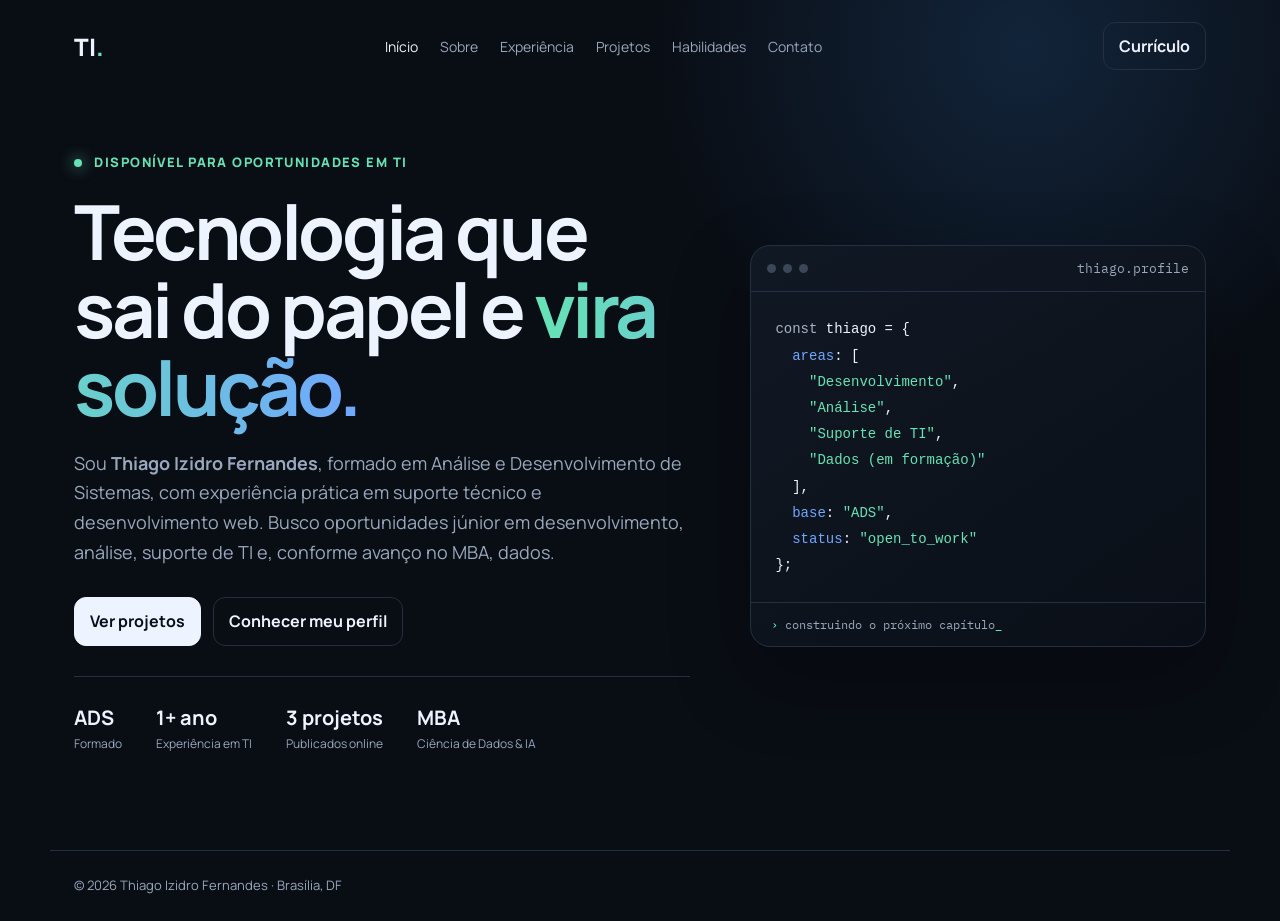
<file: index.html>
<!DOCTYPE html><html lang="pt-BR"><head><meta charset="UTF-8"><meta name="viewport" content="width=device-width,initial-scale=1"><meta name="description" content="Portfólio profissional de Thiago Izidro Fernandes"><title>Thiago Izidro | Portfólio</title><link rel="preconnect" href="https://fonts.googleapis.com"><link rel="preconnect" href="https://fonts.gstatic.com" crossorigin><link href="https://fonts.googleapis.com/css2?family=Manrope:wght@400;500;600;700;800&family=IBM+Plex+Mono:wght@400;500&display=swap" rel="stylesheet"><link rel="stylesheet" href="styles.css"></head><body>
<header class="site-header"><a class="brand" href="index.html">TI<span>.</span></a><nav><a class="active" href="index.html">Início</a><a href="sobre.html">Sobre</a><a href="experiencia.html">Experiência</a><a href="projetos.html">Projetos</a><a href="habilidades.html">Habilidades</a><a href="contato.html">Contato</a></nav><a class="header-cta" href="Curriculo_Thiago_Izidro_Fernandes.pdf" target="_blank">Currículo</a></header>
<main><section class="hero"><div><p class="eyebrow"><span class="status-dot"></span> Disponível para oportunidades em TI</p><h1>Tecnologia que sai do papel e <span>vira solução.</span></h1><p class="intro">Sou <strong>Thiago Izidro Fernandes</strong>, formado em Análise e Desenvolvimento de Sistemas, com experiência prática em suporte técnico e desenvolvimento web. Busco oportunidades júnior em desenvolvimento, análise, suporte de TI e, conforme avanço no MBA, dados.</p><div class="hero-actions"><a class="btn primary" href="projetos.html">Ver projetos</a><a class="btn secondary" href="sobre.html">Conhecer meu perfil</a></div><div class="quick-facts"><div><strong>ADS</strong><span>Formado</span></div><div><strong>1+ ano</strong><span>Experiência em TI</span></div><div><strong>3 projetos</strong><span>Publicados online</span></div><div><strong>MBA</strong><span>Ciência de Dados & IA</span></div></div></div>
<aside class="code-card"><div class="code-top"><span></span><span></span><span></span><small>thiago.profile</small></div><pre><code><span class="muted">const</span> thiago = {
  <span class="key">areas</span>: [
    <span class="value">"Desenvolvimento"</span>,
    <span class="value">"Análise"</span>,
    <span class="value">"Suporte de TI"</span>,
    <span class="value">"Dados (em formação)"</span>
  ],
  <span class="key">base</span>: <span class="value">"ADS"</span>,
  <span class="key">status</span>: <span class="value">"open_to_work"</span>
};</code></pre><div class="terminal-line"><span>›</span> construindo o próximo capítulo<span class="cursor">_</span></div></aside></section></main><footer class="footer">© 2026 Thiago Izidro Fernandes · Brasília, DF</footer></body></html>
</file>
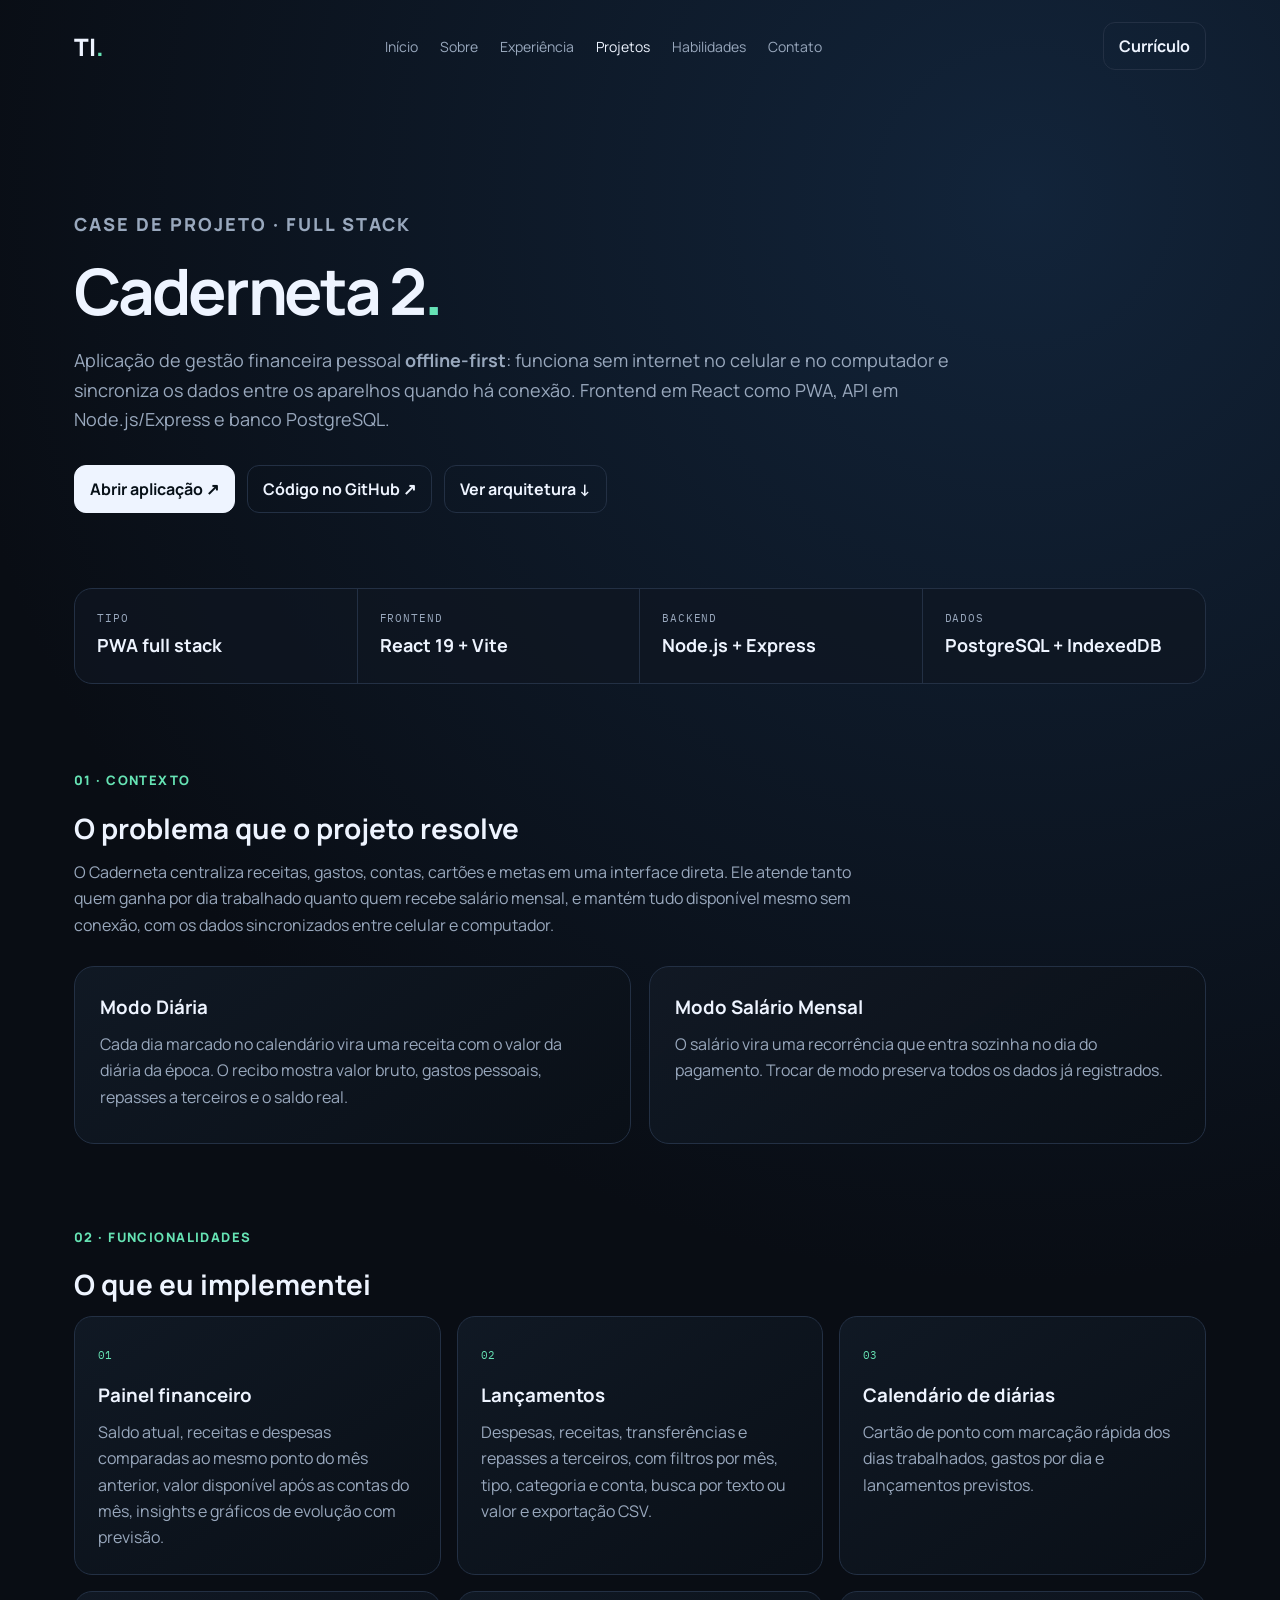
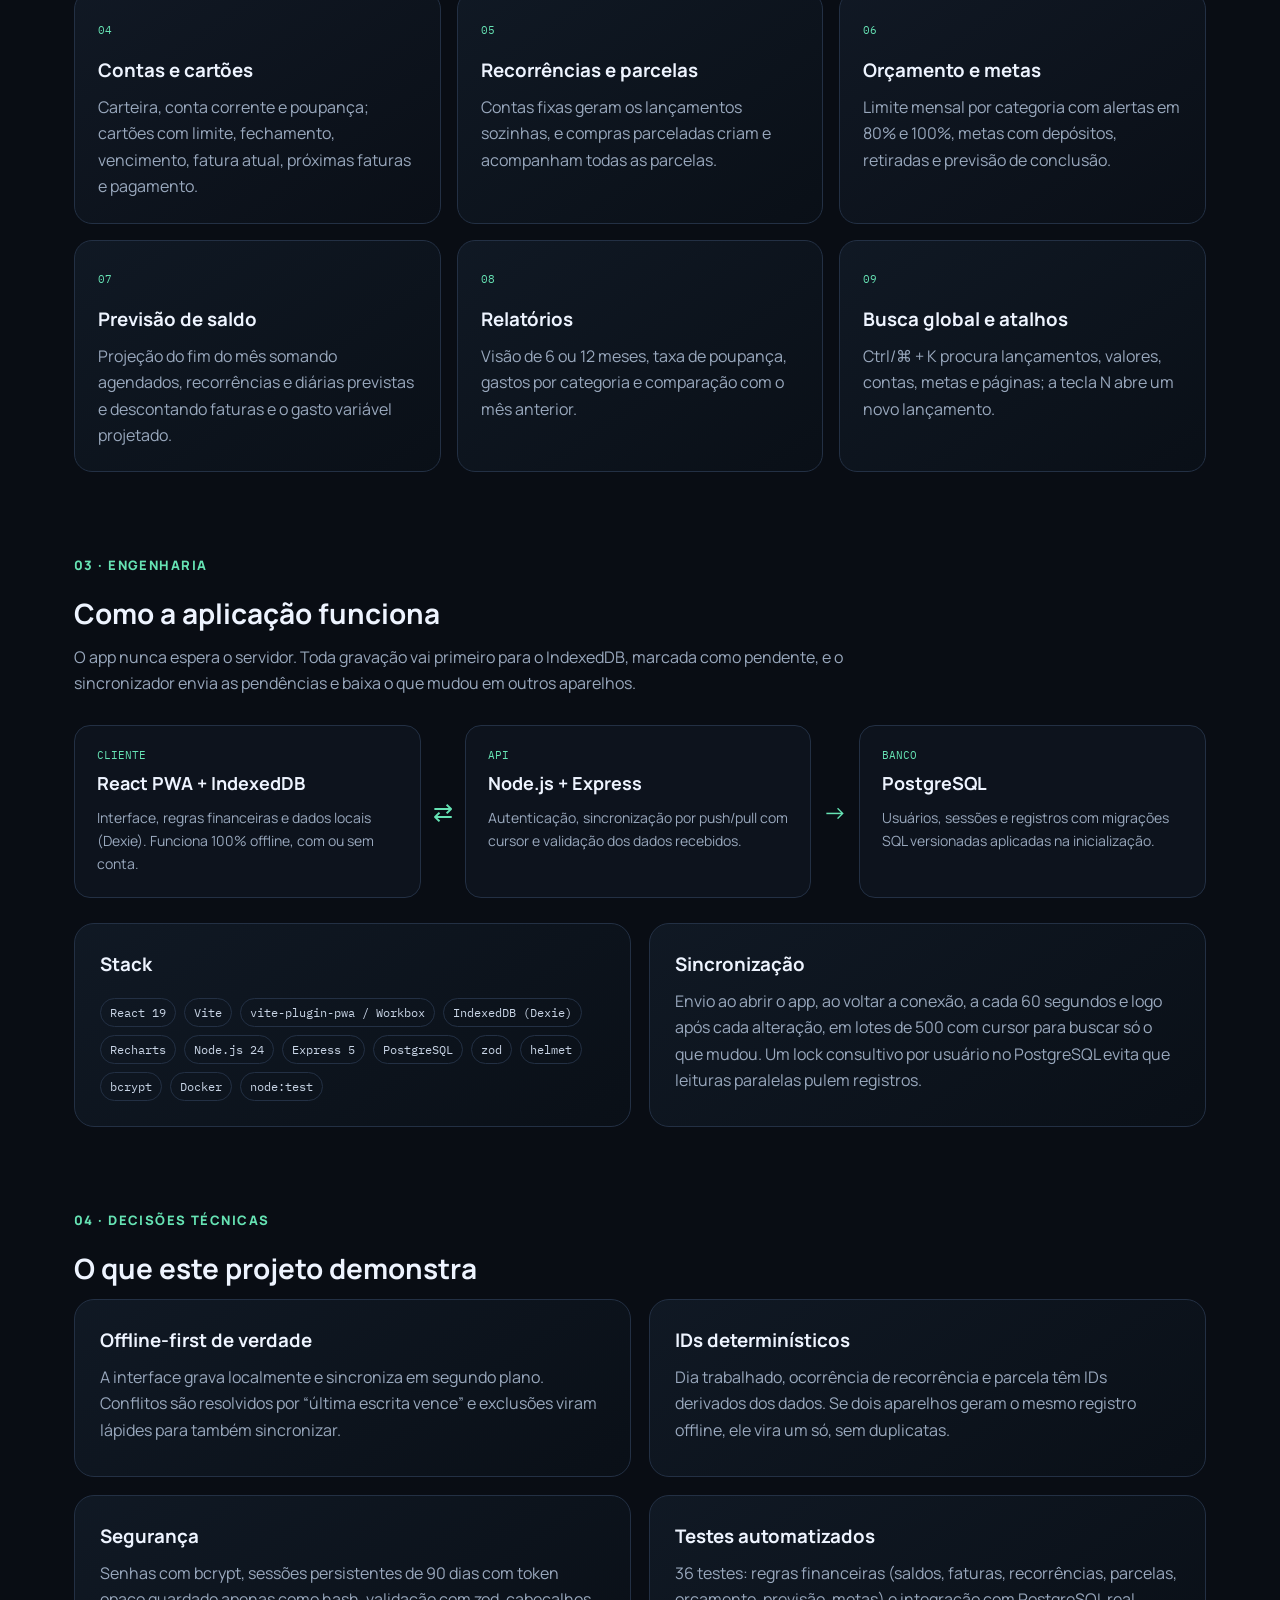
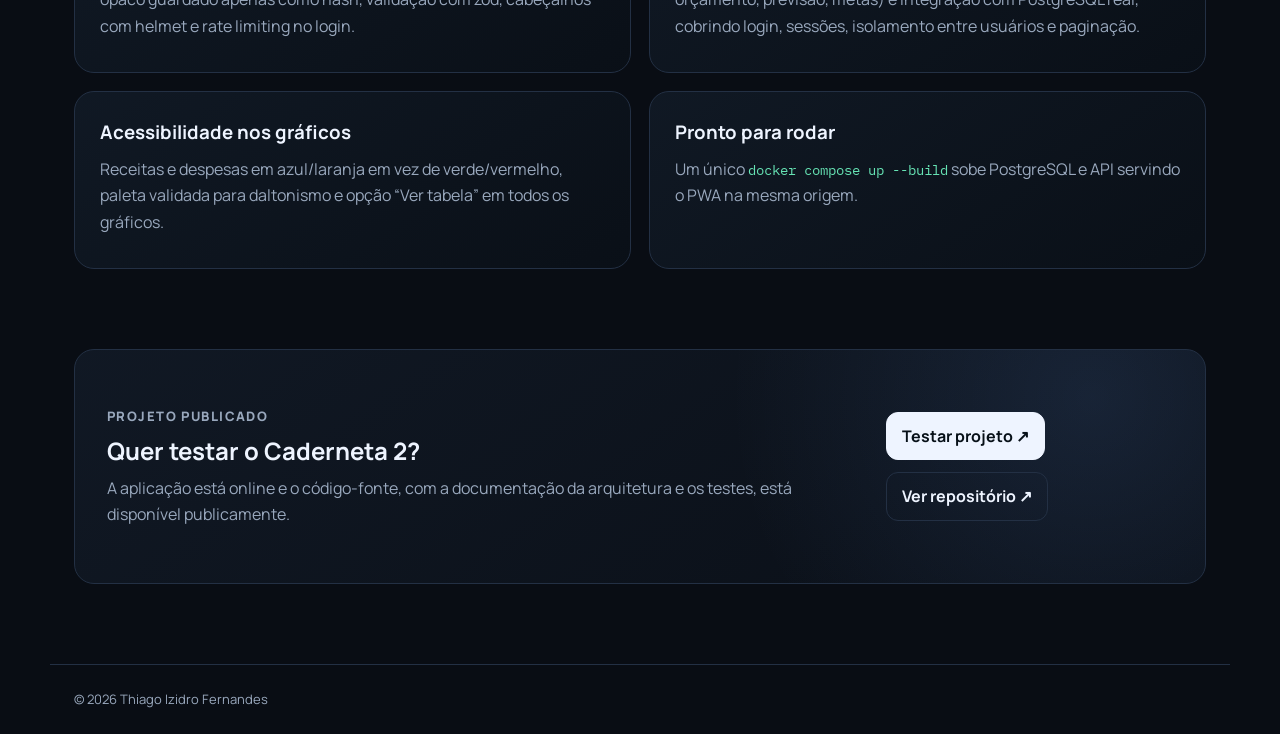
<file: caderneta.html>
<!DOCTYPE html><html lang="pt-BR"><head><meta charset="UTF-8"><meta name="viewport" content="width=device-width,initial-scale=1"><meta name="description" content="Case do Caderneta 2, aplicação full stack offline-first de gestão financeira desenvolvida por Thiago Izidro Fernandes."><title>Caderneta 2 | Thiago Izidro</title><link href="https://fonts.googleapis.com/css2?family=Manrope:wght@400;500;600;700;800&family=IBM+Plex+Mono:wght@400;500&display=swap" rel="stylesheet"><link rel="stylesheet" href="styles.css"></head><body><header class="site-header"><a class="brand" href="index.html">TI<span>.</span></a><nav><a href="index.html">Início</a><a href="sobre.html">Sobre</a><a href="experiencia.html">Experiência</a><a class="active" href="projetos.html">Projetos</a><a href="habilidades.html">Habilidades</a><a href="contato.html">Contato</a></nav><a class="header-cta" href="Curriculo_Thiago_Izidro_Fernandes.pdf" target="_blank">Currículo</a></header><main><section class="page-hero case-hero"><p class="eyebrow">Case de projeto · Full Stack</p><h1>Caderneta 2<span>.</span></h1><p>Aplicação de gestão financeira pessoal <strong>offline-first</strong>: funciona sem internet no celular e no computador e sincroniza os dados entre os aparelhos quando há conexão. Frontend em React como PWA, API em Node.js/Express e banco PostgreSQL.</p><div class="hero-actions"><a class="btn primary" href="https://caderneta-v2.onrender.com/" target="_blank" rel="noopener">Abrir aplicação ↗</a><a class="btn secondary" href="https://github.com/thiagoizdro/Caderneta_v2" target="_blank" rel="noopener">Código no GitHub ↗</a><a class="btn secondary" href="#arquitetura">Ver arquitetura ↓</a></div></section>
<section class="case-summary"><div class="metric"><small>Tipo</small><strong>PWA full stack</strong></div><div class="metric"><small>Frontend</small><strong>React 19 + Vite</strong></div><div class="metric"><small>Backend</small><strong>Node.js + Express</strong></div><div class="metric"><small>Dados</small><strong>PostgreSQL + IndexedDB</strong></div></section>
<section class="section"><p class="eyebrow">01 · Contexto</p><h2 class="section-title">O problema que o projeto resolve</h2><p class="section-lead">O Caderneta centraliza receitas, gastos, contas, cartões e metas em uma interface direta. Ele atende tanto quem ganha por dia trabalhado quanto quem recebe salário mensal, e mantém tudo disponível mesmo sem conexão, com os dados sincronizados entre celular e computador.</p><div class="grid-2"><div class="card"><h3>Modo Diária</h3><p>Cada dia marcado no calendário vira uma receita com o valor da diária da época. O recibo mostra valor bruto, gastos pessoais, repasses a terceiros e o saldo real.</p></div><div class="card"><h3>Modo Salário Mensal</h3><p>O salário vira uma recorrência que entra sozinha no dia do pagamento. Trocar de modo preserva todos os dados já registrados.</p></div></div></section>
<section class="section"><p class="eyebrow">02 · Funcionalidades</p><h2 class="section-title">O que eu implementei</h2><div class="feature-grid"><article class="feature"><span>01</span><h3>Painel financeiro</h3><p>Saldo atual, receitas e despesas comparadas ao mesmo ponto do mês anterior, valor disponível após as contas do mês, insights e gráficos de evolução com previsão.</p></article><article class="feature"><span>02</span><h3>Lançamentos</h3><p>Despesas, receitas, transferências e repasses a terceiros, com filtros por mês, tipo, categoria e conta, busca por texto ou valor e exportação CSV.</p></article><article class="feature"><span>03</span><h3>Calendário de diárias</h3><p>Cartão de ponto com marcação rápida dos dias trabalhados, gastos por dia e lançamentos previstos.</p></article><article class="feature"><span>04</span><h3>Contas e cartões</h3><p>Carteira, conta corrente e poupança; cartões com limite, fechamento, vencimento, fatura atual, próximas faturas e pagamento.</p></article><article class="feature"><span>05</span><h3>Recorrências e parcelas</h3><p>Contas fixas geram os lançamentos sozinhas, e compras parceladas criam e acompanham todas as parcelas.</p></article><article class="feature"><span>06</span><h3>Orçamento e metas</h3><p>Limite mensal por categoria com alertas em 80% e 100%, metas com depósitos, retiradas e previsão de conclusão.</p></article><article class="feature"><span>07</span><h3>Previsão de saldo</h3><p>Projeção do fim do mês somando agendados, recorrências e diárias previstas e descontando faturas e o gasto variável projetado.</p></article><article class="feature"><span>08</span><h3>Relatórios</h3><p>Visão de 6 ou 12 meses, taxa de poupança, gastos por categoria e comparação com o mês anterior.</p></article><article class="feature"><span>09</span><h3>Busca global e atalhos</h3><p>Ctrl/⌘ + K procura lançamentos, valores, contas, metas e páginas; a tecla N abre um novo lançamento.</p></article></div></section>
<section class="section" id="arquitetura"><p class="eyebrow">03 · Engenharia</p><h2 class="section-title">Como a aplicação funciona</h2><p class="section-lead">O app nunca espera o servidor. Toda gravação vai primeiro para o IndexedDB, marcada como pendente, e o sincronizador envia as pendências e baixa o que mudou em outros aparelhos.</p><div class="architecture"><div class="arch-node"><small>Cliente</small><strong>React PWA + IndexedDB</strong><p>Interface, regras financeiras e dados locais (Dexie). Funciona 100% offline, com ou sem conta.</p></div><div class="arch-arrow">⇄</div><div class="arch-node"><small>API</small><strong>Node.js + Express</strong><p>Autenticação, sincronização por push/pull com cursor e validação dos dados recebidos.</p></div><div class="arch-arrow">→</div><div class="arch-node"><small>Banco</small><strong>PostgreSQL</strong><p>Usuários, sessões e registros com migrações SQL versionadas aplicadas na inicialização.</p></div></div><div class="tech-detail grid-2"><div class="card"><h3>Stack</h3><div class="tag-row"><span class="tag">React 19</span><span class="tag">Vite</span><span class="tag">vite-plugin-pwa / Workbox</span><span class="tag">IndexedDB (Dexie)</span><span class="tag">Recharts</span><span class="tag">Node.js 24</span><span class="tag">Express 5</span><span class="tag">PostgreSQL</span><span class="tag">zod</span><span class="tag">helmet</span><span class="tag">bcrypt</span><span class="tag">Docker</span><span class="tag">node:test</span></div></div><div class="card"><h3>Sincronização</h3><p>Envio ao abrir o app, ao voltar a conexão, a cada 60 segundos e logo após cada alteração, em lotes de 500 com cursor para buscar só o que mudou. Um lock consultivo por usuário no PostgreSQL evita que leituras paralelas pulem registros.</p></div></div></section>
<section class="section"><p class="eyebrow">04 · Decisões técnicas</p><h2 class="section-title">O que este projeto demonstra</h2><div class="grid-2"><div class="card"><h3>Offline-first de verdade</h3><p>A interface grava localmente e sincroniza em segundo plano. Conflitos são resolvidos por “última escrita vence” e exclusões viram lápides para também sincronizar.</p></div><div class="card"><h3>IDs determinísticos</h3><p>Dia trabalhado, ocorrência de recorrência e parcela têm IDs derivados dos dados. Se dois aparelhos geram o mesmo registro offline, ele vira um só, sem duplicatas.</p></div><div class="card"><h3>Segurança</h3><p>Senhas com bcrypt, sessões persistentes de 90 dias com token opaco guardado apenas como hash, validação com zod, cabeçalhos com helmet e rate limiting no login.</p></div><div class="card"><h3>Testes automatizados</h3><p>36 testes: regras financeiras (saldos, faturas, recorrências, parcelas, orçamento, previsão, metas) e integração com PostgreSQL real, cobrindo login, sessões, isolamento entre usuários e paginação.</p></div><div class="card"><h3>Acessibilidade nos gráficos</h3><p>Receitas e despesas em azul/laranja em vez de verde/vermelho, paleta validada para daltonismo e opção “Ver tabela” em todos os gráficos.</p></div><div class="card"><h3>Pronto para rodar</h3><p>Um único <code>docker compose up --build</code> sobe PostgreSQL e API servindo o PWA na mesma origem.</p></div></div></section>
<section class="case-cta"><div><p class="eyebrow">Projeto publicado</p><h2>Quer testar o Caderneta 2?</h2><p>A aplicação está online e o código-fonte, com a documentação da arquitetura e os testes, está disponível publicamente.</p></div><div class="hero-actions"><a class="btn primary" href="https://caderneta-v2.onrender.com/" target="_blank" rel="noopener">Testar projeto ↗</a><a class="btn secondary" href="https://github.com/thiagoizdro/Caderneta_v2" target="_blank" rel="noopener">Ver repositório ↗</a></div></section></main><footer class="footer">© 2026 Thiago Izidro Fernandes</footer></body></html>
</file>
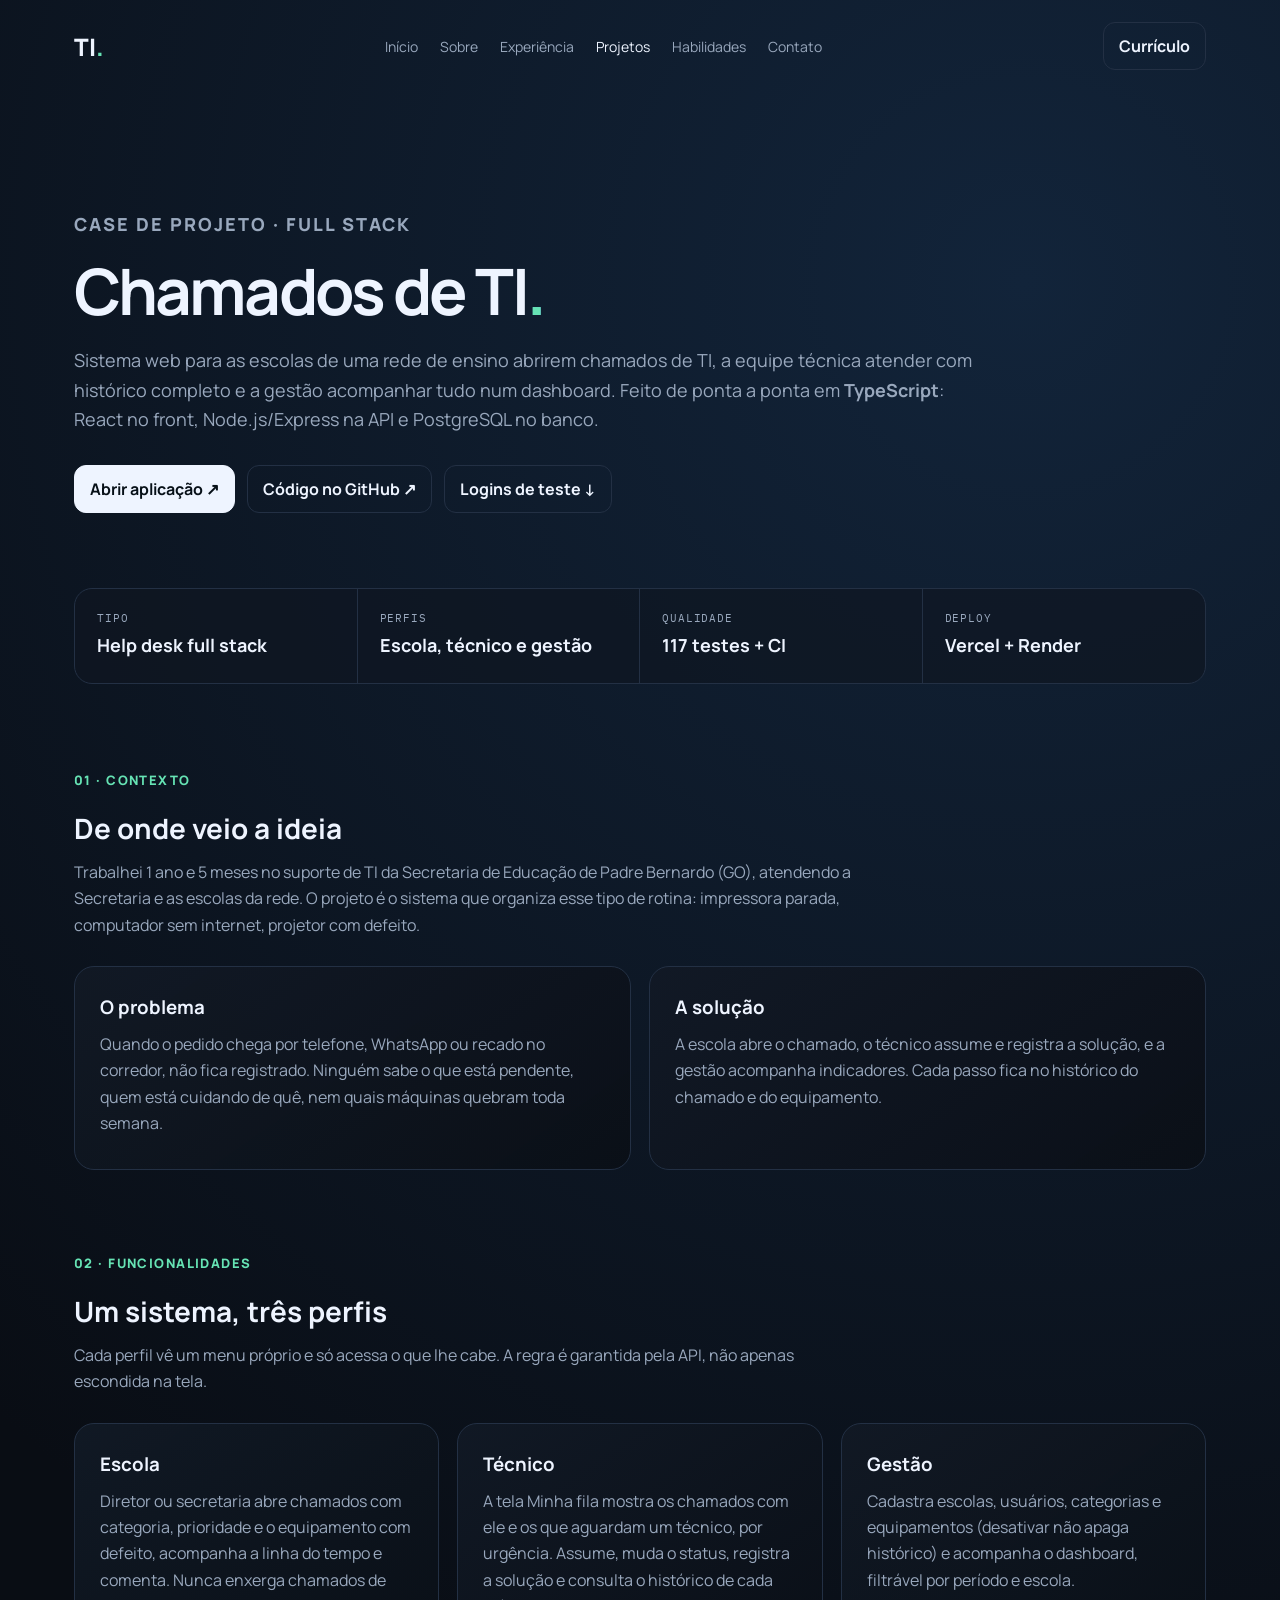
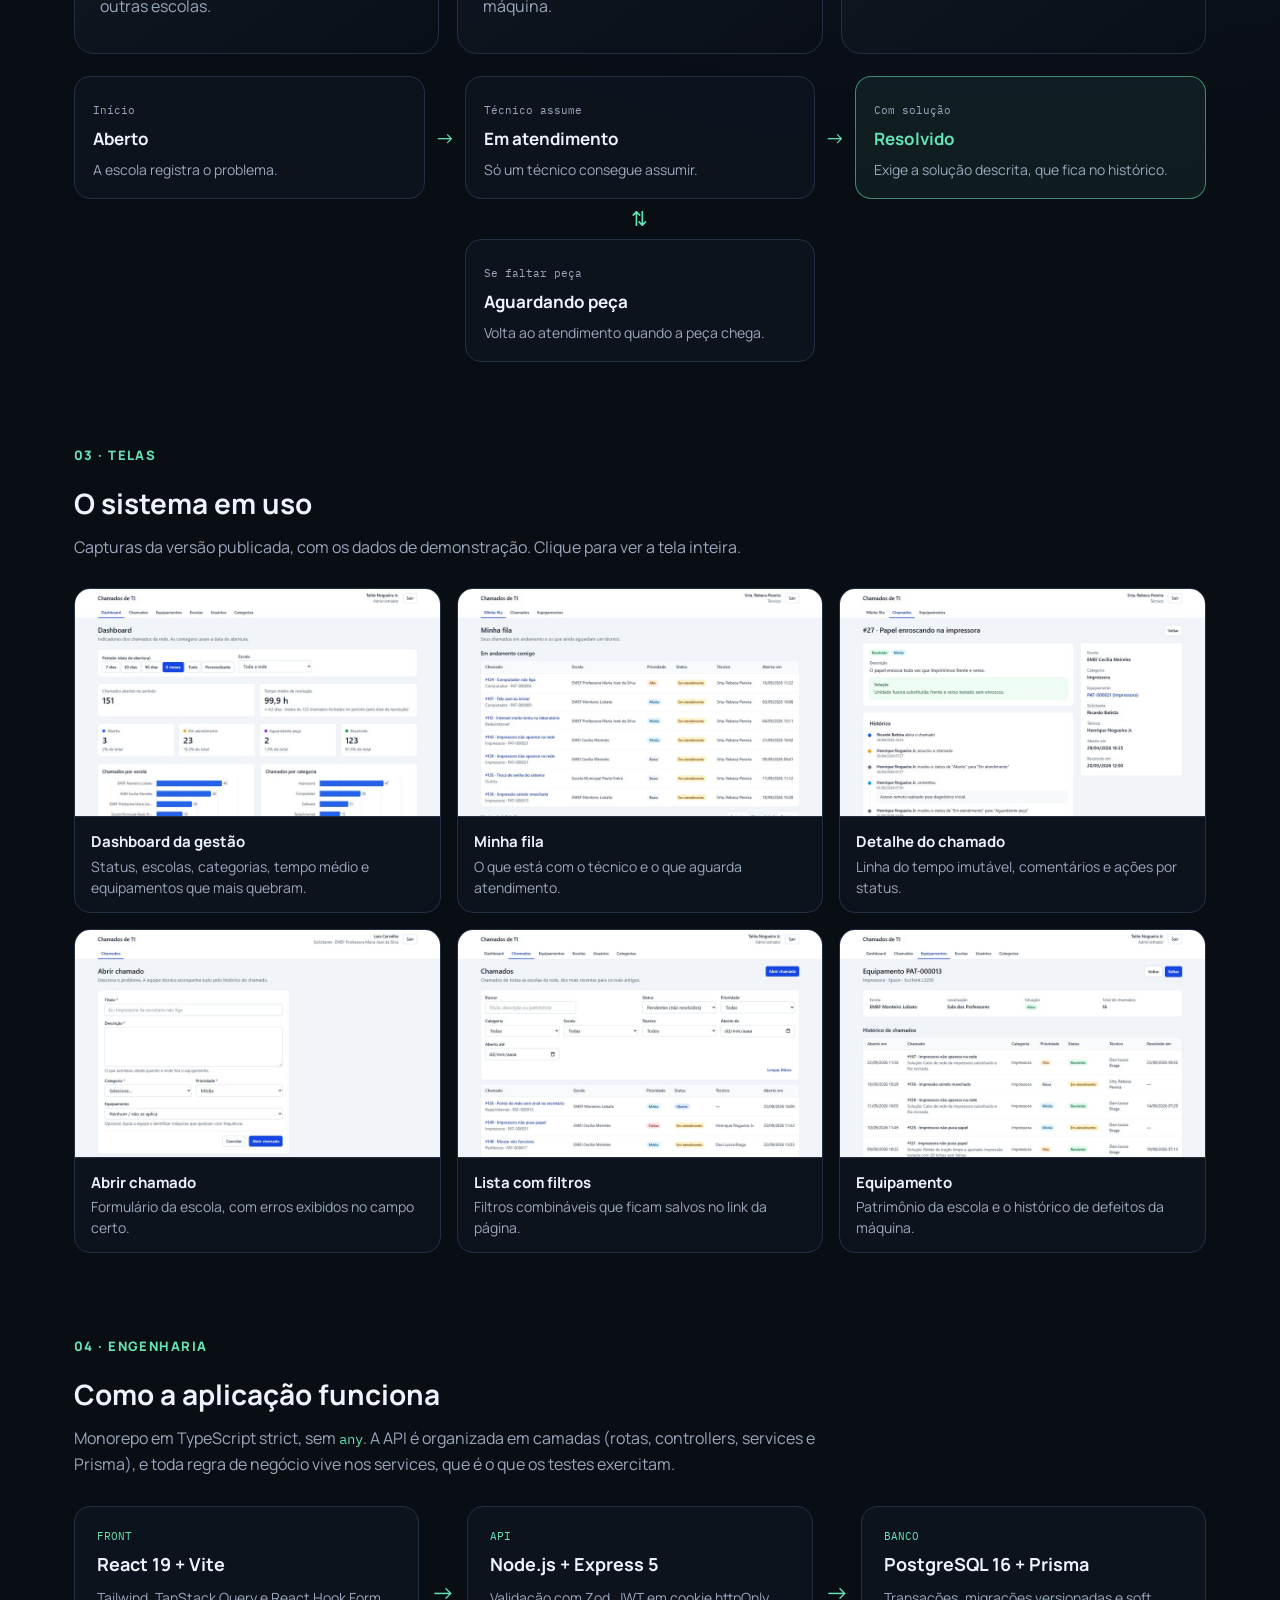
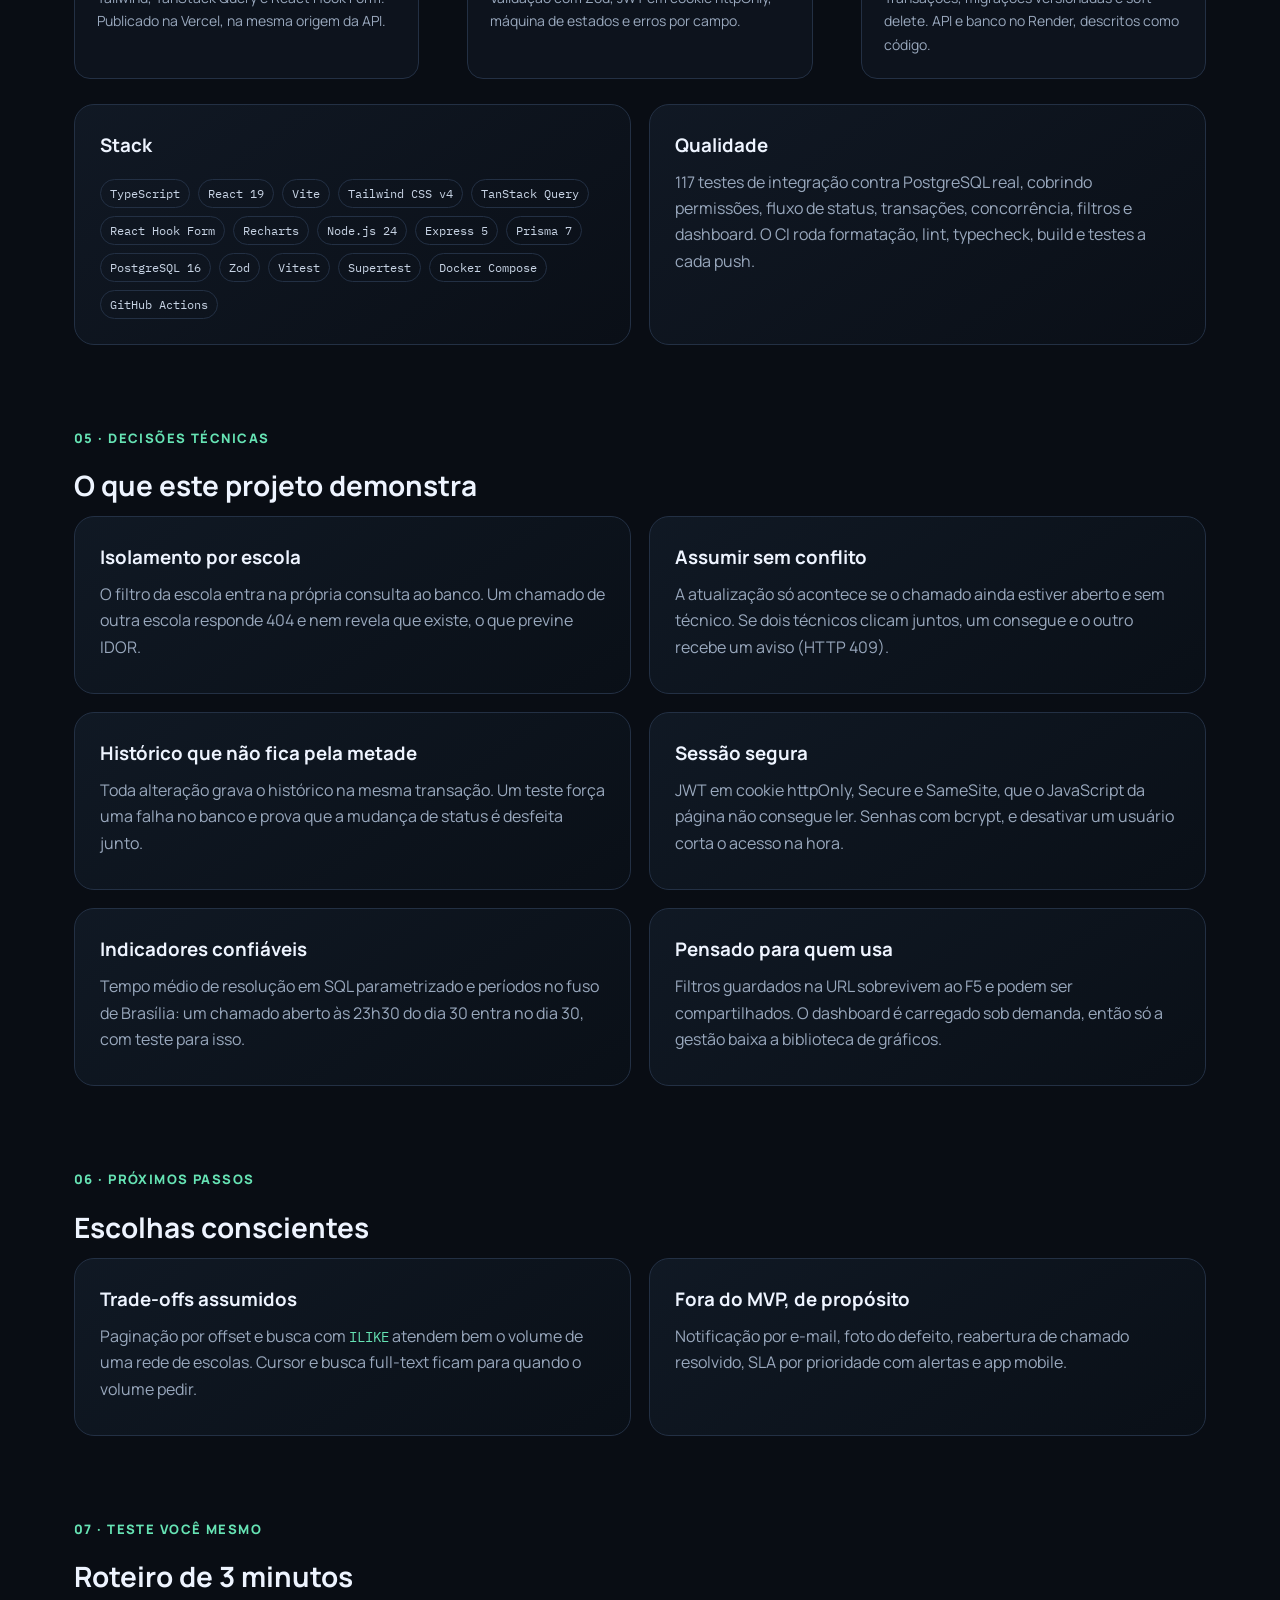
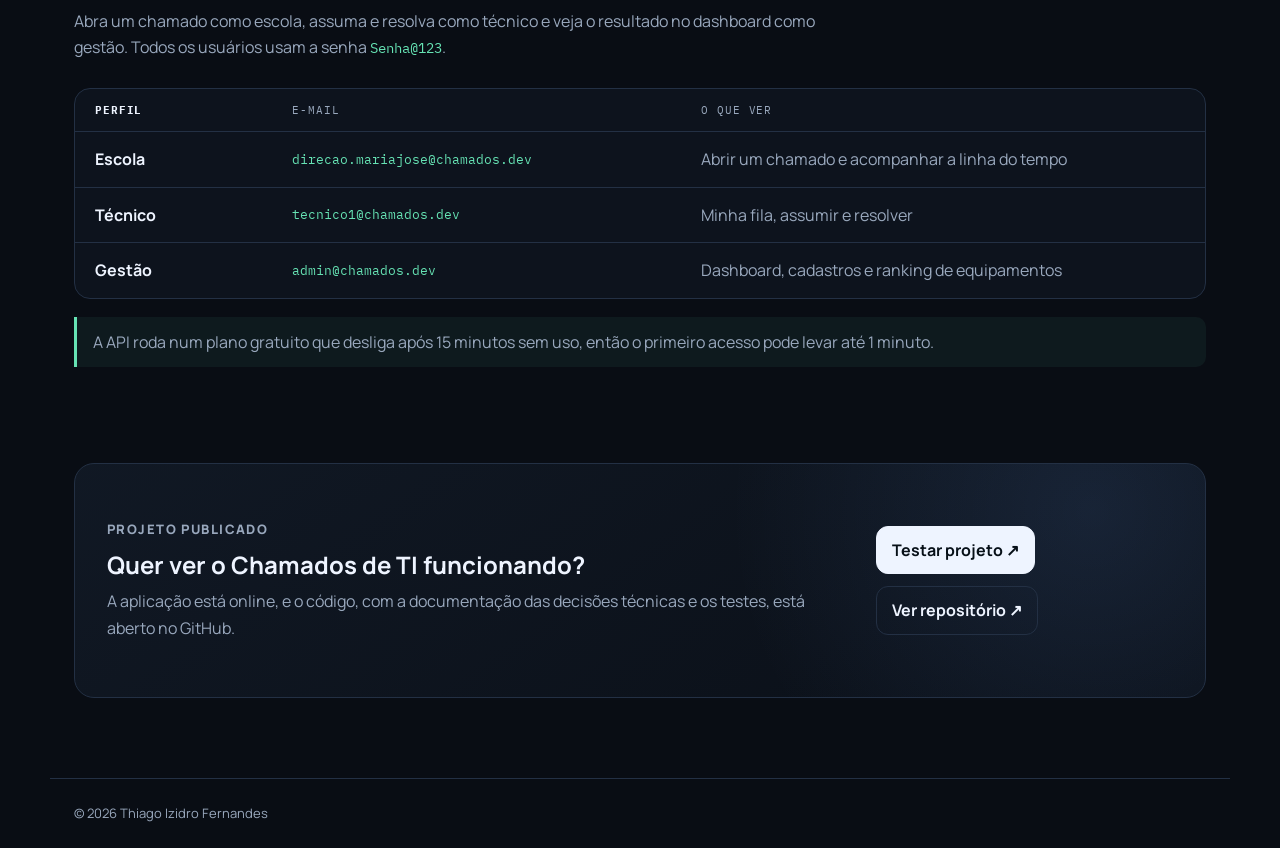
<file: chamados.html>
<!DOCTYPE html><html lang="pt-BR"><head><meta charset="UTF-8"><meta name="viewport" content="width=device-width,initial-scale=1"><meta name="description" content="Case do Chamados de TI, sistema full stack de help desk para redes de ensino desenvolvido por Thiago Izidro Fernandes."><title>Chamados de TI | Thiago Izidro</title><link rel="preconnect" href="https://fonts.googleapis.com"><link rel="preconnect" href="https://fonts.gstatic.com" crossorigin><link href="https://fonts.googleapis.com/css2?family=Manrope:wght@400;500;600;700;800&family=IBM+Plex+Mono:wght@400;500&display=swap" rel="stylesheet"><link rel="stylesheet" href="styles.css"></head><body><header class="site-header"><a class="brand" href="index.html">TI<span>.</span></a><nav><a href="index.html">Início</a><a href="sobre.html">Sobre</a><a href="experiencia.html">Experiência</a><a class="active" href="projetos.html">Projetos</a><a href="habilidades.html">Habilidades</a><a href="contato.html">Contato</a></nav><a class="header-cta" href="Curriculo_Thiago_Izidro_Fernandes.pdf" target="_blank">Currículo</a></header><main>

<section class="page-hero case-hero"><p class="eyebrow">Case de projeto · Full Stack</p><h1>Chamados de TI<span>.</span></h1><p>Sistema web para as escolas de uma rede de ensino abrirem chamados de TI, a equipe técnica atender com histórico completo e a gestão acompanhar tudo num dashboard. Feito de ponta a ponta em <strong>TypeScript</strong>: React no front, Node.js/Express na API e PostgreSQL no banco.</p><div class="hero-actions"><a class="btn primary" href="https://chamado-ti-web.vercel.app" target="_blank" rel="noopener">Abrir aplicação ↗</a><a class="btn secondary" href="https://github.com/thiagoizdro/Chamado-ti" target="_blank" rel="noopener">Código no GitHub ↗</a><a class="btn secondary" href="#testar">Logins de teste ↓</a></div></section>

<section class="case-summary"><div class="metric"><small>Tipo</small><strong>Help desk full stack</strong></div><div class="metric"><small>Perfis</small><strong>Escola, técnico e gestão</strong></div><div class="metric"><small>Qualidade</small><strong>117 testes + CI</strong></div><div class="metric"><small>Deploy</small><strong>Vercel + Render</strong></div></section>

<section class="section"><p class="eyebrow">01 · Contexto</p><h2 class="section-title">De onde veio a ideia</h2><p class="section-lead">Trabalhei 1 ano e 5 meses no suporte de TI da Secretaria de Educação de Padre Bernardo (GO), atendendo a Secretaria e as escolas da rede. O projeto é o sistema que organiza esse tipo de rotina: impressora parada, computador sem internet, projetor com defeito.</p><div class="grid-2"><div class="card"><h3>O problema</h3><p>Quando o pedido chega por telefone, WhatsApp ou recado no corredor, não fica registrado. Ninguém sabe o que está pendente, quem está cuidando de quê, nem quais máquinas quebram toda semana.</p></div><div class="card"><h3>A solução</h3><p>A escola abre o chamado, o técnico assume e registra a solução, e a gestão acompanha indicadores. Cada passo fica no histórico do chamado e do equipamento.</p></div></div></section>

<section class="section"><p class="eyebrow">02 · Funcionalidades</p><h2 class="section-title">Um sistema, três perfis</h2><p class="section-lead">Cada perfil vê um menu próprio e só acessa o que lhe cabe. A regra é garantida pela API, não apenas escondida na tela.</p><div class="grid-3"><div class="card"><h3>Escola</h3><p>Diretor ou secretaria abre chamados com categoria, prioridade e o equipamento com defeito, acompanha a linha do tempo e comenta. Nunca enxerga chamados de outras escolas.</p></div><div class="card"><h3>Técnico</h3><p>A tela Minha fila mostra os chamados com ele e os que aguardam um técnico, por urgência. Assume, muda o status, registra a solução e consulta o histórico de cada máquina.</p></div><div class="card"><h3>Gestão</h3><p>Cadastra escolas, usuários, categorias e equipamentos (desativar não apaga histórico) e acompanha o dashboard, filtrável por período e escola.</p></div></div>

<div class="status-flow" aria-label="Fluxo de status do chamado"><div class="status-step s1"><small>Início</small><strong>Aberto</strong><p>A escola registra o problema.</p></div><div class="status-arrow a1" aria-hidden="true">→</div><div class="status-step s2"><small>Técnico assume</small><strong>Em atendimento</strong><p>Só um técnico consegue assumir.</p></div><div class="status-arrow a2" aria-hidden="true">→</div><div class="status-step s4 done"><small>Com solução</small><strong>Resolvido</strong><p>Exige a solução descrita, que fica no histórico.</p></div><div class="status-branch" aria-hidden="true">⇅</div><div class="status-step s3"><small>Se faltar peça</small><strong>Aguardando peça</strong><p>Volta ao atendimento quando a peça chega.</p></div></div></div></section>

<section class="section"><p class="eyebrow">03 · Telas</p><h2 class="section-title">O sistema em uso</h2><p class="section-lead">Capturas da versão publicada, com os dados de demonstração. Clique para ver a tela inteira.</p><div class="shot-grid">
<a class="shot" href="img/chamados/dashboard.jpg" target="_blank" rel="noopener"><img src="img/chamados/dashboard-thumb.jpg" alt="Dashboard com chamados por status, escola e categoria e tempo médio de resolução" loading="lazy" width="800" height="500"><span><strong>Dashboard da gestão</strong>Status, escolas, categorias, tempo médio e equipamentos que mais quebram.</span></a>
<a class="shot" href="img/chamados/minha-fila.jpg" target="_blank" rel="noopener"><img src="img/chamados/minha-fila-thumb.jpg" alt="Tela Minha fila do técnico com chamados ordenados por urgência" loading="lazy" width="800" height="500"><span><strong>Minha fila</strong>O que está com o técnico e o que aguarda atendimento.</span></a>
<a class="shot" href="img/chamados/detalhe-chamado.jpg" target="_blank" rel="noopener"><img src="img/chamados/detalhe-chamado-thumb.jpg" alt="Detalhe do chamado com linha do tempo de tudo o que aconteceu" loading="lazy" width="800" height="500"><span><strong>Detalhe do chamado</strong>Linha do tempo imutável, comentários e ações por status.</span></a>
<a class="shot" href="img/chamados/abrir-chamado.jpg" target="_blank" rel="noopener"><img src="img/chamados/abrir-chamado-thumb.jpg" alt="Formulário de abertura de chamado pela escola" loading="lazy" width="800" height="500"><span><strong>Abrir chamado</strong>Formulário da escola, com erros exibidos no campo certo.</span></a>
<a class="shot" href="img/chamados/chamados.jpg" target="_blank" rel="noopener"><img src="img/chamados/chamados-thumb.jpg" alt="Lista de chamados com filtros combináveis" loading="lazy" width="800" height="500"><span><strong>Lista com filtros</strong>Filtros combináveis que ficam salvos no link da página.</span></a>
<a class="shot" href="img/chamados/detalhe-equipamento.jpg" target="_blank" rel="noopener"><img src="img/chamados/detalhe-equipamento-thumb.jpg" alt="Detalhe do equipamento com histórico de defeitos" loading="lazy" width="800" height="500"><span><strong>Equipamento</strong>Patrimônio da escola e o histórico de defeitos da máquina.</span></a>
</div></section>

<section class="section" id="arquitetura"><p class="eyebrow">04 · Engenharia</p><h2 class="section-title">Como a aplicação funciona</h2><p class="section-lead">Monorepo em TypeScript strict, sem <code>any</code>. A API é organizada em camadas (rotas, controllers, services e Prisma), e toda regra de negócio vive nos services, que é o que os testes exercitam.</p><div class="architecture"><div class="arch-node"><small>Front</small><strong>React 19 + Vite</strong><p>Tailwind, TanStack Query e React Hook Form. Publicado na Vercel, na mesma origem da API.</p></div><div class="arch-arrow">→</div><div class="arch-node"><small>API</small><strong>Node.js + Express 5</strong><p>Validação com Zod, JWT em cookie httpOnly, máquina de estados e erros por campo.</p></div><div class="arch-arrow">→</div><div class="arch-node"><small>Banco</small><strong>PostgreSQL 16 + Prisma</strong><p>Transações, migrações versionadas e soft delete. API e banco no Render, descritos como código.</p></div></div><div class="tech-detail grid-2"><div class="card"><h3>Stack</h3><div class="tag-row"><span class="tag">TypeScript</span><span class="tag">React 19</span><span class="tag">Vite</span><span class="tag">Tailwind CSS v4</span><span class="tag">TanStack Query</span><span class="tag">React Hook Form</span><span class="tag">Recharts</span><span class="tag">Node.js 24</span><span class="tag">Express 5</span><span class="tag">Prisma 7</span><span class="tag">PostgreSQL 16</span><span class="tag">Zod</span><span class="tag">Vitest</span><span class="tag">Supertest</span><span class="tag">Docker Compose</span><span class="tag">GitHub Actions</span></div></div><div class="card"><h3>Qualidade</h3><p>117 testes de integração contra PostgreSQL real, cobrindo permissões, fluxo de status, transações, concorrência, filtros e dashboard. O CI roda formatação, lint, typecheck, build e testes a cada push.</p></div></div></section>

<section class="section"><p class="eyebrow">05 · Decisões técnicas</p><h2 class="section-title">O que este projeto demonstra</h2><div class="grid-2"><div class="card"><h3>Isolamento por escola</h3><p>O filtro da escola entra na própria consulta ao banco. Um chamado de outra escola responde 404 e nem revela que existe, o que previne IDOR.</p></div><div class="card"><h3>Assumir sem conflito</h3><p>A atualização só acontece se o chamado ainda estiver aberto e sem técnico. Se dois técnicos clicam juntos, um consegue e o outro recebe um aviso (HTTP 409).</p></div><div class="card"><h3>Histórico que não fica pela metade</h3><p>Toda alteração grava o histórico na mesma transação. Um teste força uma falha no banco e prova que a mudança de status é desfeita junto.</p></div><div class="card"><h3>Sessão segura</h3><p>JWT em cookie httpOnly, Secure e SameSite, que o JavaScript da página não consegue ler. Senhas com bcrypt, e desativar um usuário corta o acesso na hora.</p></div><div class="card"><h3>Indicadores confiáveis</h3><p>Tempo médio de resolução em SQL parametrizado e períodos no fuso de Brasília: um chamado aberto às 23h30 do dia 30 entra no dia 30, com teste para isso.</p></div><div class="card"><h3>Pensado para quem usa</h3><p>Filtros guardados na URL sobrevivem ao F5 e podem ser compartilhados. O dashboard é carregado sob demanda, então só a gestão baixa a biblioteca de gráficos.</p></div></div></section>

<section class="section"><p class="eyebrow">06 · Próximos passos</p><h2 class="section-title">Escolhas conscientes</h2><div class="grid-2"><div class="card"><h3>Trade-offs assumidos</h3><p>Paginação por offset e busca com <code>ILIKE</code> atendem bem o volume de uma rede de escolas. Cursor e busca full-text ficam para quando o volume pedir.</p></div><div class="card"><h3>Fora do MVP, de propósito</h3><p>Notificação por e-mail, foto do defeito, reabertura de chamado resolvido, SLA por prioridade com alertas e app mobile.</p></div></div></section>

<section class="section" id="testar"><p class="eyebrow">07 · Teste você mesmo</p><h2 class="section-title">Roteiro de 3 minutos</h2><p class="section-lead">Abra um chamado como escola, assuma e resolva como técnico e veja o resultado no dashboard como gestão. Todos os usuários usam a senha <code class="inline-code">Senha@123</code>.</p><div class="login-table" role="table" aria-label="Usuários de teste"><div class="login-row head" role="row"><span role="columnheader">Perfil</span><span role="columnheader">E-mail</span><span role="columnheader">O que ver</span></div><div class="login-row" role="row"><span role="cell">Escola</span><code role="cell">direcao.mariajose@chamados.dev</code><span role="cell">Abrir um chamado e acompanhar a linha do tempo</span></div><div class="login-row" role="row"><span role="cell">Técnico</span><code role="cell">tecnico1@chamados.dev</code><span role="cell">Minha fila, assumir e resolver</span></div><div class="login-row" role="row"><span role="cell">Gestão</span><code role="cell">admin@chamados.dev</code><span role="cell">Dashboard, cadastros e ranking de equipamentos</span></div></div><p class="note">A API roda num plano gratuito que desliga após 15 minutos sem uso, então o primeiro acesso pode levar até 1 minuto.</p></section>

<section class="case-cta"><div><p class="eyebrow">Projeto publicado</p><h2>Quer ver o Chamados de TI funcionando?</h2><p>A aplicação está online, e o código, com a documentação das decisões técnicas e os testes, está aberto no GitHub.</p></div><div class="hero-actions"><a class="btn primary" href="https://chamado-ti-web.vercel.app" target="_blank" rel="noopener">Testar projeto ↗</a><a class="btn secondary" href="https://github.com/thiagoizdro/Chamado-ti" target="_blank" rel="noopener">Ver repositório ↗</a></div></section>
</main><footer class="footer">© 2026 Thiago Izidro Fernandes</footer></body></html>
</file>
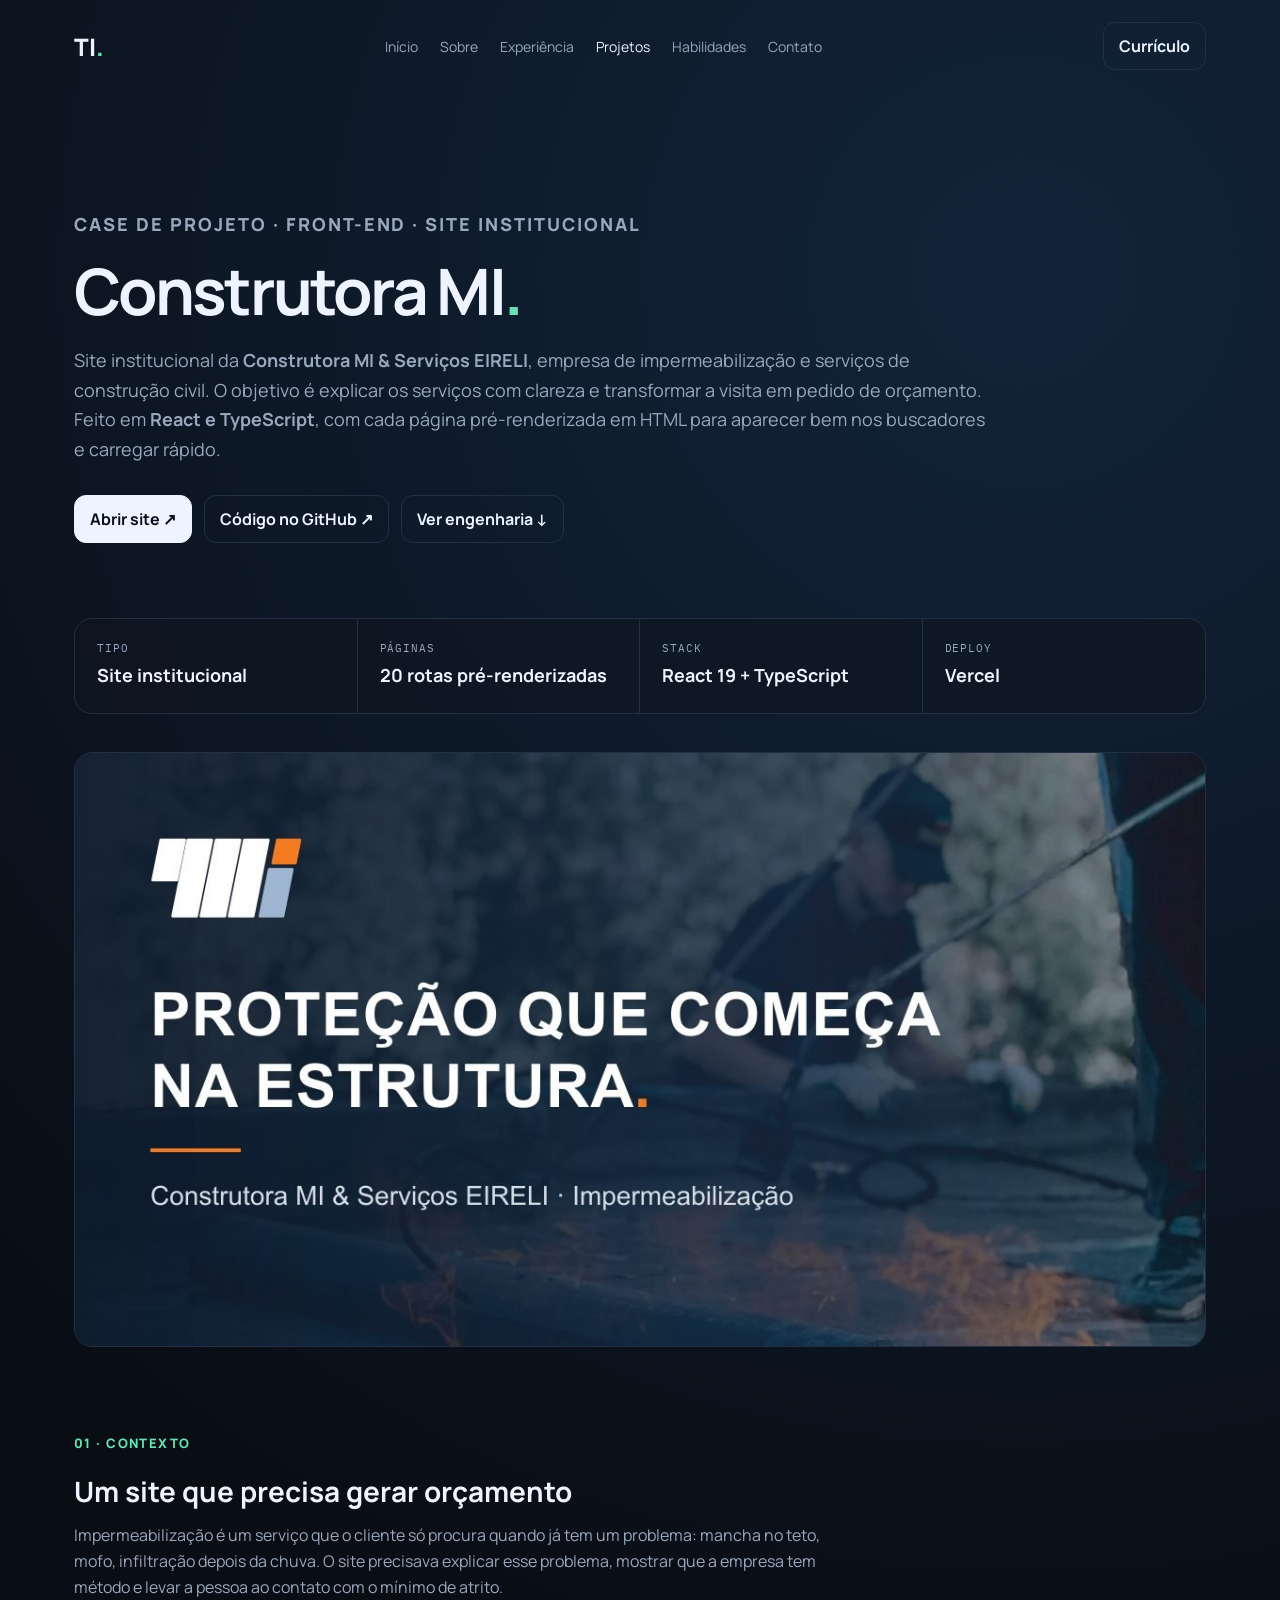
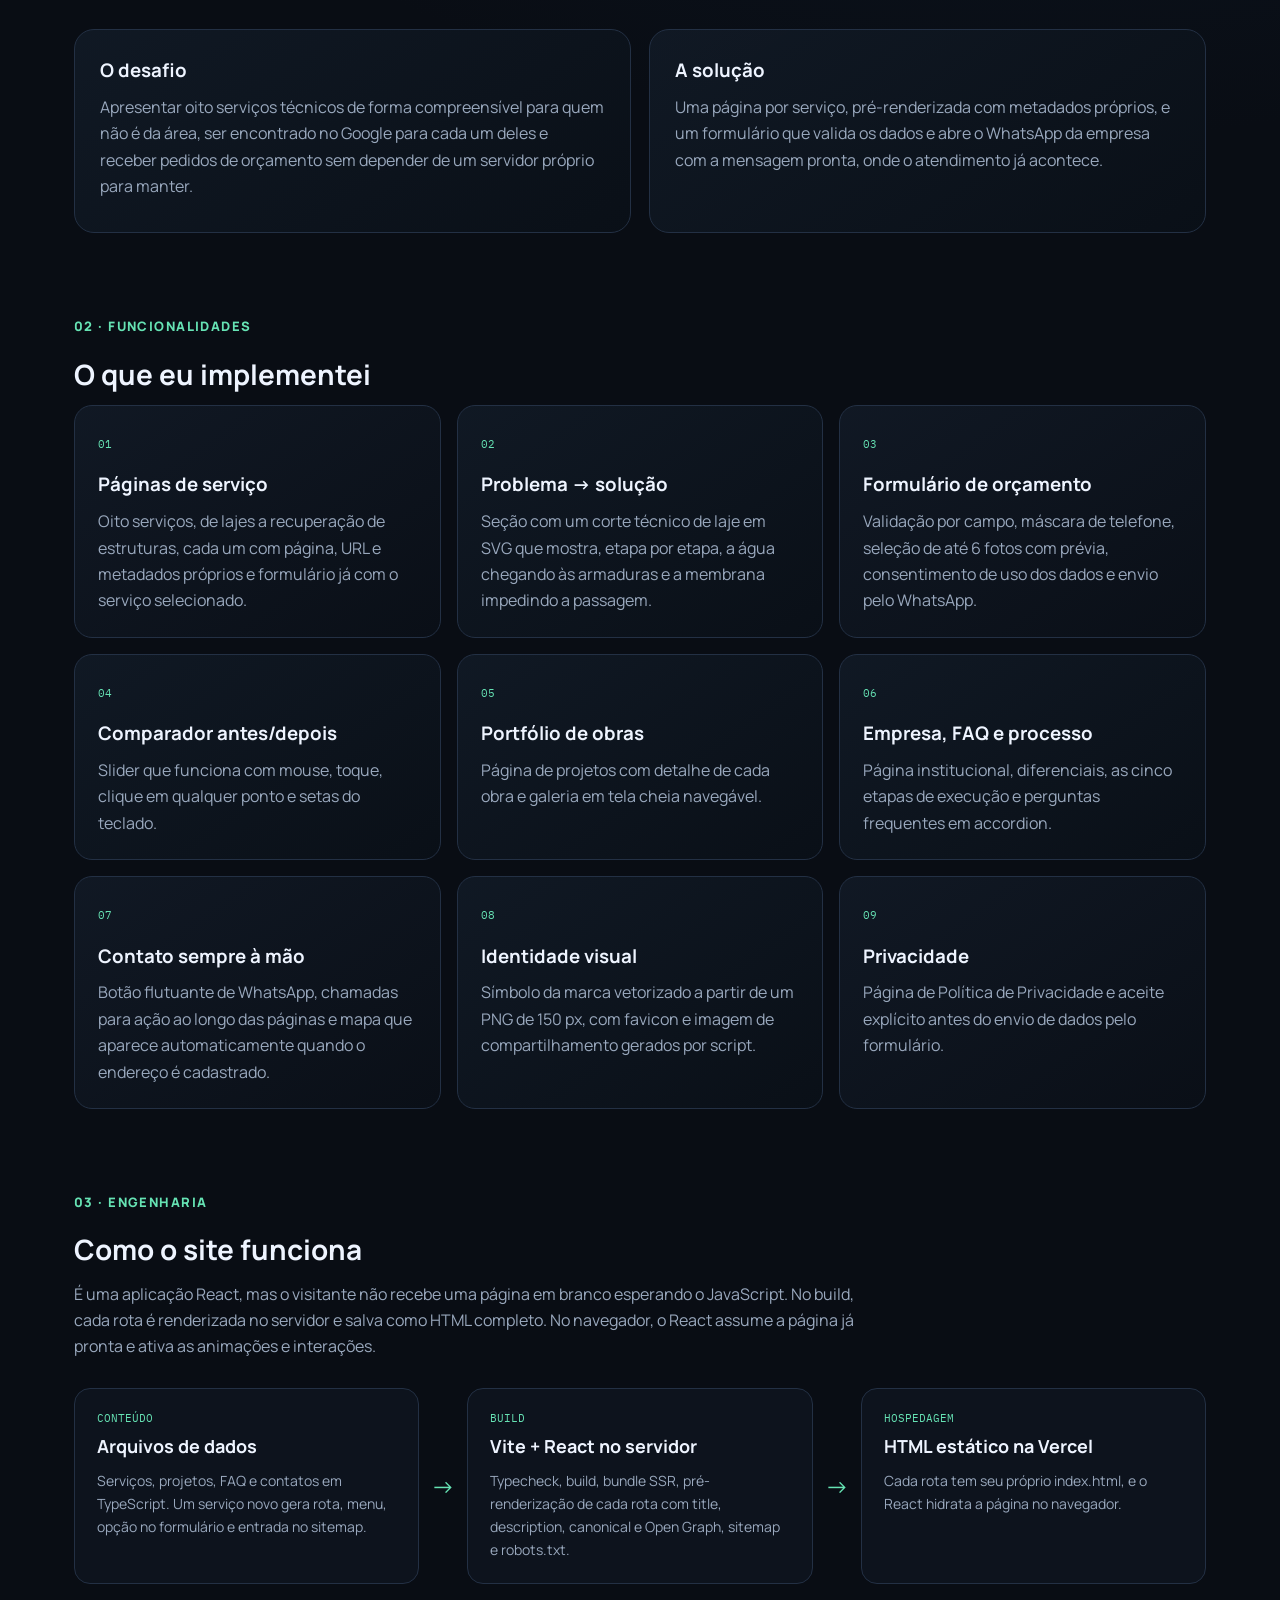
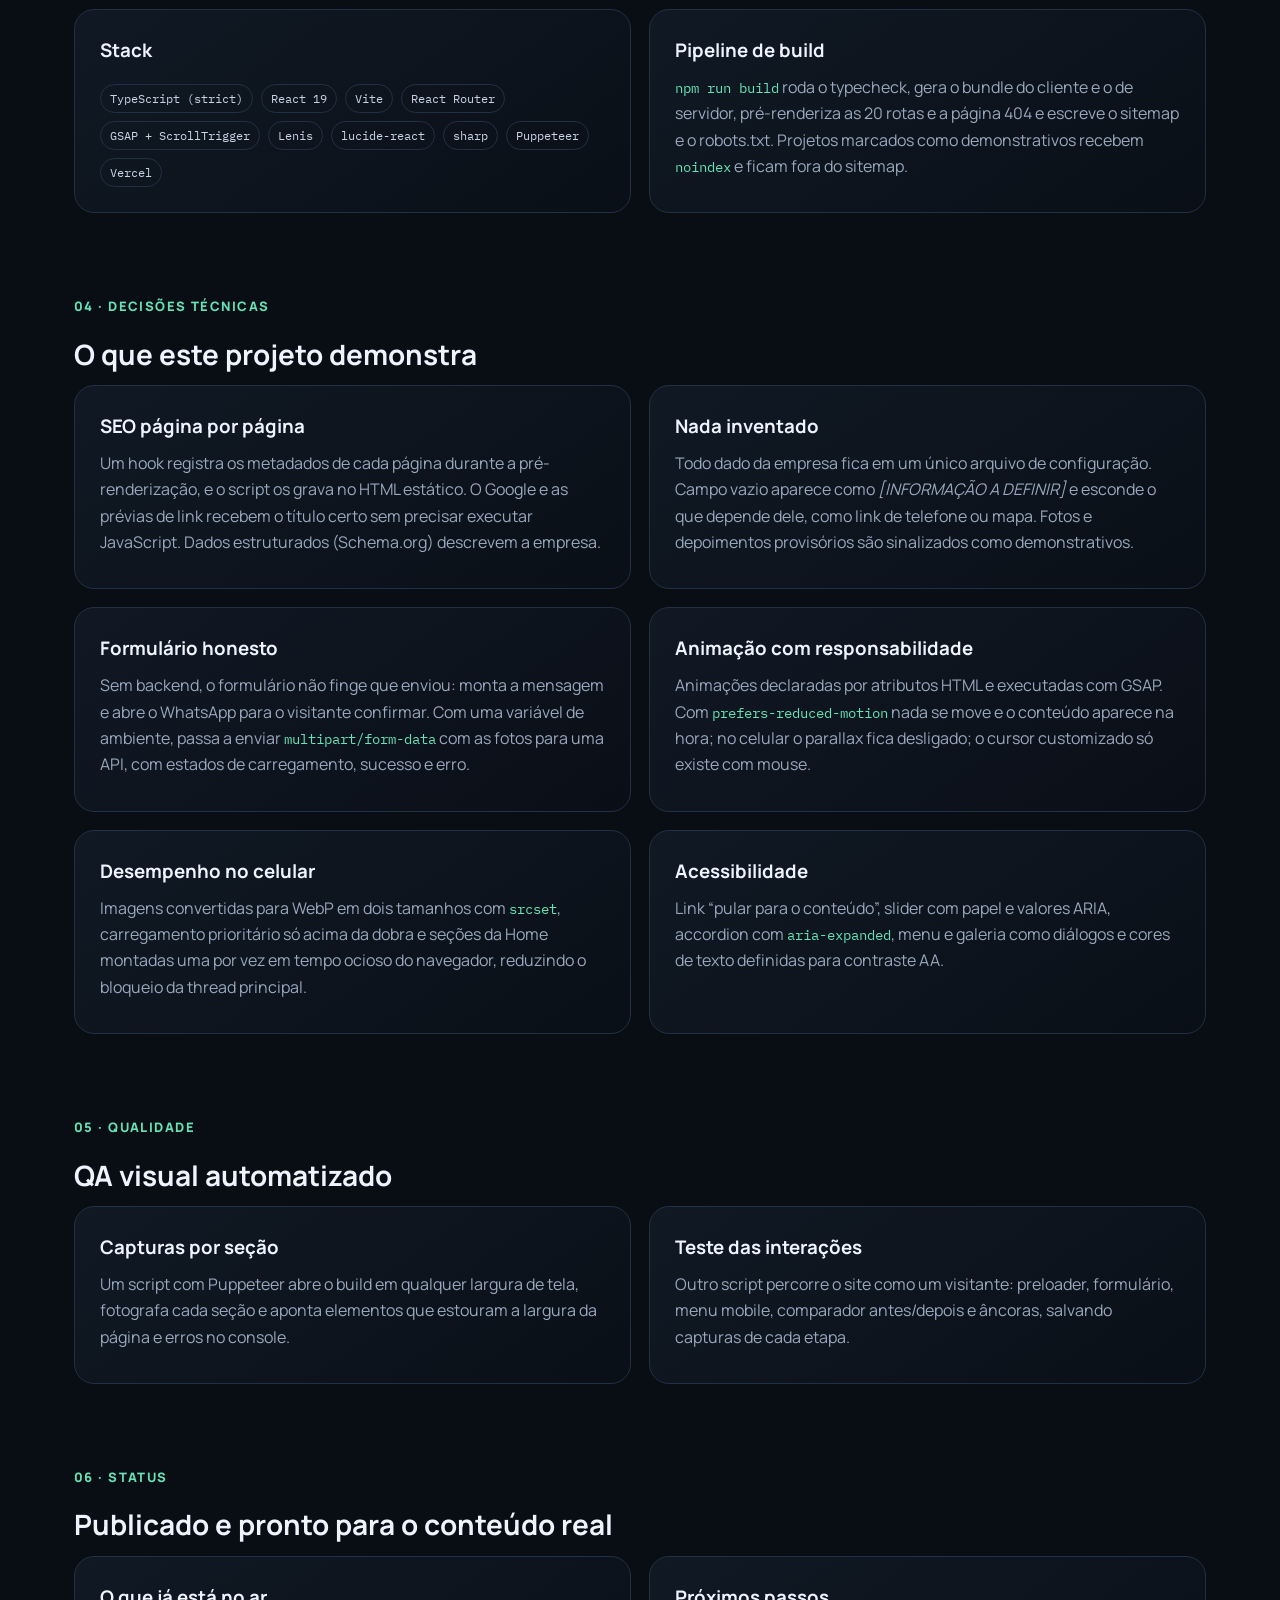
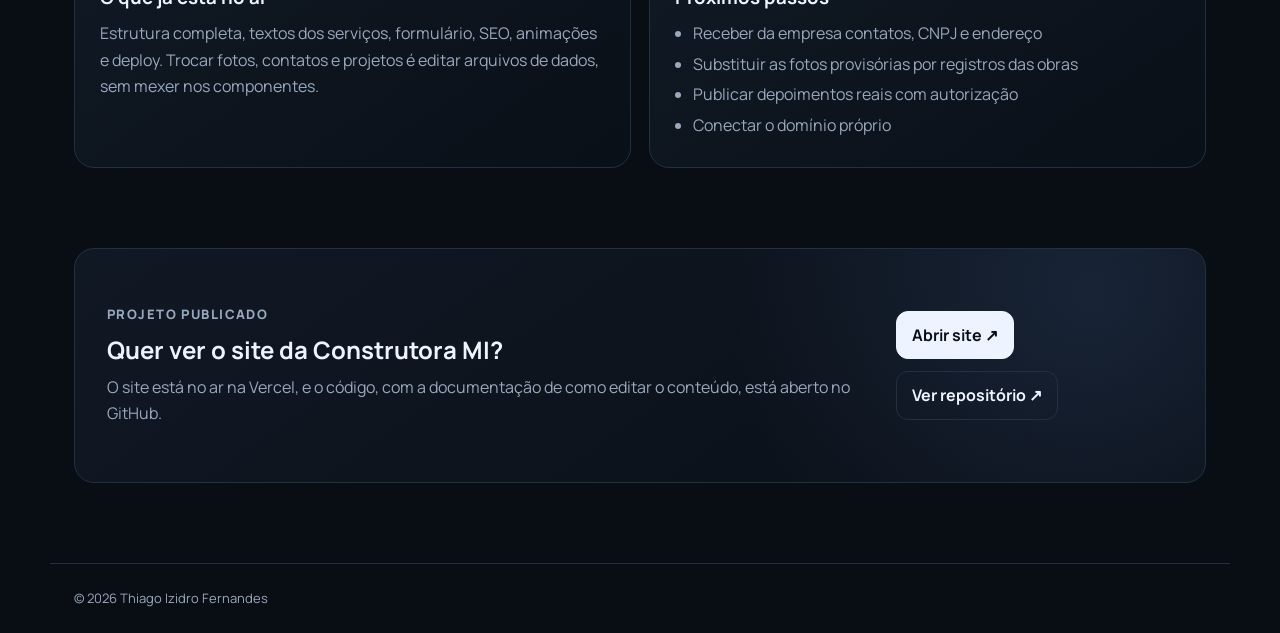
<file: construtora.html>
<!DOCTYPE html><html lang="pt-BR"><head><meta charset="UTF-8"><meta name="viewport" content="width=device-width,initial-scale=1"><meta name="description" content="Case do site institucional da Construtora MI, empresa de impermeabilização, desenvolvido por Thiago Izidro Fernandes com React, TypeScript e pré-renderização estática."><title>Construtora MI | Thiago Izidro</title><link rel="preconnect" href="https://fonts.googleapis.com"><link rel="preconnect" href="https://fonts.gstatic.com" crossorigin><link href="https://fonts.googleapis.com/css2?family=Manrope:wght@400;500;600;700;800&family=IBM+Plex+Mono:wght@400;500&display=swap" rel="stylesheet"><link rel="stylesheet" href="styles.css"></head><body><header class="site-header"><a class="brand" href="index.html">TI<span>.</span></a><nav><a href="index.html">Início</a><a href="sobre.html">Sobre</a><a href="experiencia.html">Experiência</a><a class="active" href="projetos.html">Projetos</a><a href="habilidades.html">Habilidades</a><a href="contato.html">Contato</a></nav><a class="header-cta" href="Curriculo_Thiago_Izidro_Fernandes.pdf" target="_blank">Currículo</a></header><main>

<section class="page-hero case-hero"><p class="eyebrow">Case de projeto · Front-end · Site institucional</p><h1>Construtora MI<span>.</span></h1><p>Site institucional da <strong>Construtora MI &amp; Serviços EIRELI</strong>, empresa de impermeabilização e serviços de construção civil. O objetivo é explicar os serviços com clareza e transformar a visita em pedido de orçamento. Feito em <strong>React e TypeScript</strong>, com cada página pré-renderizada em HTML para aparecer bem nos buscadores e carregar rápido.</p><div class="hero-actions"><a class="btn primary" href="https://miconstrutoraempresa.vercel.app/" target="_blank" rel="noopener">Abrir site ↗</a><a class="btn secondary" href="https://github.com/thiagoizdro/Site_Empresa" target="_blank" rel="noopener">Código no GitHub ↗</a><a class="btn secondary" href="#arquitetura">Ver engenharia ↓</a></div></section>

<section class="case-summary"><div class="metric"><small>Tipo</small><strong>Site institucional</strong></div><div class="metric"><small>Páginas</small><strong>20 rotas pré-renderizadas</strong></div><div class="metric"><small>Stack</small><strong>React 19 + TypeScript</strong></div><div class="metric"><small>Deploy</small><strong>Vercel</strong></div></section>

<a class="case-cover" href="https://miconstrutoraempresa.vercel.app/" target="_blank" rel="noopener" aria-label="Abrir o site da Construtora MI"><img src="img/construtora/capa.jpg" alt="Imagem de compartilhamento do site: Proteção que começa na estrutura, Construtora MI &amp; Serviços EIRELI" width="1200" height="630"></a>

<section class="section"><p class="eyebrow">01 · Contexto</p><h2 class="section-title">Um site que precisa gerar orçamento</h2><p class="section-lead">Impermeabilização é um serviço que o cliente só procura quando já tem um problema: mancha no teto, mofo, infiltração depois da chuva. O site precisava explicar esse problema, mostrar que a empresa tem método e levar a pessoa ao contato com o mínimo de atrito.</p><div class="grid-2"><div class="card"><h3>O desafio</h3><p>Apresentar oito serviços técnicos de forma compreensível para quem não é da área, ser encontrado no Google para cada um deles e receber pedidos de orçamento sem depender de um servidor próprio para manter.</p></div><div class="card"><h3>A solução</h3><p>Uma página por serviço, pré-renderizada com metadados próprios, e um formulário que valida os dados e abre o WhatsApp da empresa com a mensagem pronta, onde o atendimento já acontece.</p></div></div></section>

<section class="section"><p class="eyebrow">02 · Funcionalidades</p><h2 class="section-title">O que eu implementei</h2><div class="feature-grid">
<article class="feature"><span>01</span><h3>Páginas de serviço</h3><p>Oito serviços, de lajes a recuperação de estruturas, cada um com página, URL e metadados próprios e formulário já com o serviço selecionado.</p></article>
<article class="feature"><span>02</span><h3>Problema → solução</h3><p>Seção com um corte técnico de laje em SVG que mostra, etapa por etapa, a água chegando às armaduras e a membrana impedindo a passagem.</p></article>
<article class="feature"><span>03</span><h3>Formulário de orçamento</h3><p>Validação por campo, máscara de telefone, seleção de até 6 fotos com prévia, consentimento de uso dos dados e envio pelo WhatsApp.</p></article>
<article class="feature"><span>04</span><h3>Comparador antes/depois</h3><p>Slider que funciona com mouse, toque, clique em qualquer ponto e setas do teclado.</p></article>
<article class="feature"><span>05</span><h3>Portfólio de obras</h3><p>Página de projetos com detalhe de cada obra e galeria em tela cheia navegável.</p></article>
<article class="feature"><span>06</span><h3>Empresa, FAQ e processo</h3><p>Página institucional, diferenciais, as cinco etapas de execução e perguntas frequentes em accordion.</p></article>
<article class="feature"><span>07</span><h3>Contato sempre à mão</h3><p>Botão flutuante de WhatsApp, chamadas para ação ao longo das páginas e mapa que aparece automaticamente quando o endereço é cadastrado.</p></article>
<article class="feature"><span>08</span><h3>Identidade visual</h3><p>Símbolo da marca vetorizado a partir de um PNG de 150 px, com favicon e imagem de compartilhamento gerados por script.</p></article>
<article class="feature"><span>09</span><h3>Privacidade</h3><p>Página de Política de Privacidade e aceite explícito antes do envio de dados pelo formulário.</p></article>
</div></section>

<section class="section" id="arquitetura"><p class="eyebrow">03 · Engenharia</p><h2 class="section-title">Como o site funciona</h2><p class="section-lead">É uma aplicação React, mas o visitante não recebe uma página em branco esperando o JavaScript. No build, cada rota é renderizada no servidor e salva como HTML completo. No navegador, o React assume a página já pronta e ativa as animações e interações.</p><div class="architecture"><div class="arch-node"><small>Conteúdo</small><strong>Arquivos de dados</strong><p>Serviços, projetos, FAQ e contatos em TypeScript. Um serviço novo gera rota, menu, opção no formulário e entrada no sitemap.</p></div><div class="arch-arrow">→</div><div class="arch-node"><small>Build</small><strong>Vite + React no servidor</strong><p>Typecheck, build, bundle SSR, pré-renderização de cada rota com title, description, canonical e Open Graph, sitemap e robots.txt.</p></div><div class="arch-arrow">→</div><div class="arch-node"><small>Hospedagem</small><strong>HTML estático na Vercel</strong><p>Cada rota tem seu próprio index.html, e o React hidrata a página no navegador.</p></div></div><div class="tech-detail grid-2"><div class="card"><h3>Stack</h3><div class="tag-row"><span class="tag">TypeScript (strict)</span><span class="tag">React 19</span><span class="tag">Vite</span><span class="tag">React Router</span><span class="tag">GSAP + ScrollTrigger</span><span class="tag">Lenis</span><span class="tag">lucide-react</span><span class="tag">sharp</span><span class="tag">Puppeteer</span><span class="tag">Vercel</span></div></div><div class="card"><h3>Pipeline de build</h3><p><code class="inline-code">npm run build</code> roda o typecheck, gera o bundle do cliente e o de servidor, pré-renderiza as 20 rotas e a página 404 e escreve o sitemap e o robots.txt. Projetos marcados como demonstrativos recebem <code class="inline-code">noindex</code> e ficam fora do sitemap.</p></div></div></section>

<section class="section"><p class="eyebrow">04 · Decisões técnicas</p><h2 class="section-title">O que este projeto demonstra</h2><div class="grid-2">
<div class="card"><h3>SEO página por página</h3><p>Um hook registra os metadados de cada página durante a pré-renderização, e o script os grava no HTML estático. O Google e as prévias de link recebem o título certo sem precisar executar JavaScript. Dados estruturados (Schema.org) descrevem a empresa.</p></div>
<div class="card"><h3>Nada inventado</h3><p>Todo dado da empresa fica em um único arquivo de configuração. Campo vazio aparece como <em>[INFORMAÇÃO A DEFINIR]</em> e esconde o que depende dele, como link de telefone ou mapa. Fotos e depoimentos provisórios são sinalizados como demonstrativos.</p></div>
<div class="card"><h3>Formulário honesto</h3><p>Sem backend, o formulário não finge que enviou: monta a mensagem e abre o WhatsApp para o visitante confirmar. Com uma variável de ambiente, passa a enviar <code class="inline-code">multipart/form-data</code> com as fotos para uma API, com estados de carregamento, sucesso e erro.</p></div>
<div class="card"><h3>Animação com responsabilidade</h3><p>Animações declaradas por atributos HTML e executadas com GSAP. Com <code class="inline-code">prefers-reduced-motion</code> nada se move e o conteúdo aparece na hora; no celular o parallax fica desligado; o cursor customizado só existe com mouse.</p></div>
<div class="card"><h3>Desempenho no celular</h3><p>Imagens convertidas para WebP em dois tamanhos com <code class="inline-code">srcset</code>, carregamento prioritário só acima da dobra e seções da Home montadas uma por vez em tempo ocioso do navegador, reduzindo o bloqueio da thread principal.</p></div>
<div class="card"><h3>Acessibilidade</h3><p>Link “pular para o conteúdo”, slider com papel e valores ARIA, accordion com <code class="inline-code">aria-expanded</code>, menu e galeria como diálogos e cores de texto definidas para contraste AA.</p></div>
</div></section>

<section class="section"><p class="eyebrow">05 · Qualidade</p><h2 class="section-title">QA visual automatizado</h2><div class="grid-2"><div class="card"><h3>Capturas por seção</h3><p>Um script com Puppeteer abre o build em qualquer largura de tela, fotografa cada seção e aponta elementos que estouram a largura da página e erros no console.</p></div><div class="card"><h3>Teste das interações</h3><p>Outro script percorre o site como um visitante: preloader, formulário, menu mobile, comparador antes/depois e âncoras, salvando capturas de cada etapa.</p></div></div></section>

<section class="section"><p class="eyebrow">06 · Status</p><h2 class="section-title">Publicado e pronto para o conteúdo real</h2><div class="grid-2"><div class="card"><h3>O que já está no ar</h3><p>Estrutura completa, textos dos serviços, formulário, SEO, animações e deploy. Trocar fotos, contatos e projetos é editar arquivos de dados, sem mexer nos componentes.</p></div><div class="card"><h3>Próximos passos</h3><ul class="status-list"><li>Receber da empresa contatos, CNPJ e endereço</li><li>Substituir as fotos provisórias por registros das obras</li><li>Publicar depoimentos reais com autorização</li><li>Conectar o domínio próprio</li></ul></div></div></section>

<section class="case-cta"><div><p class="eyebrow">Projeto publicado</p><h2>Quer ver o site da Construtora MI?</h2><p>O site está no ar na Vercel, e o código, com a documentação de como editar o conteúdo, está aberto no GitHub.</p></div><div class="hero-actions"><a class="btn primary" href="https://miconstrutoraempresa.vercel.app/" target="_blank" rel="noopener">Abrir site ↗</a><a class="btn secondary" href="https://github.com/thiagoizdro/Site_Empresa" target="_blank" rel="noopener">Ver repositório ↗</a></div></section>
</main><footer class="footer">© 2026 Thiago Izidro Fernandes</footer></body></html>
</file>
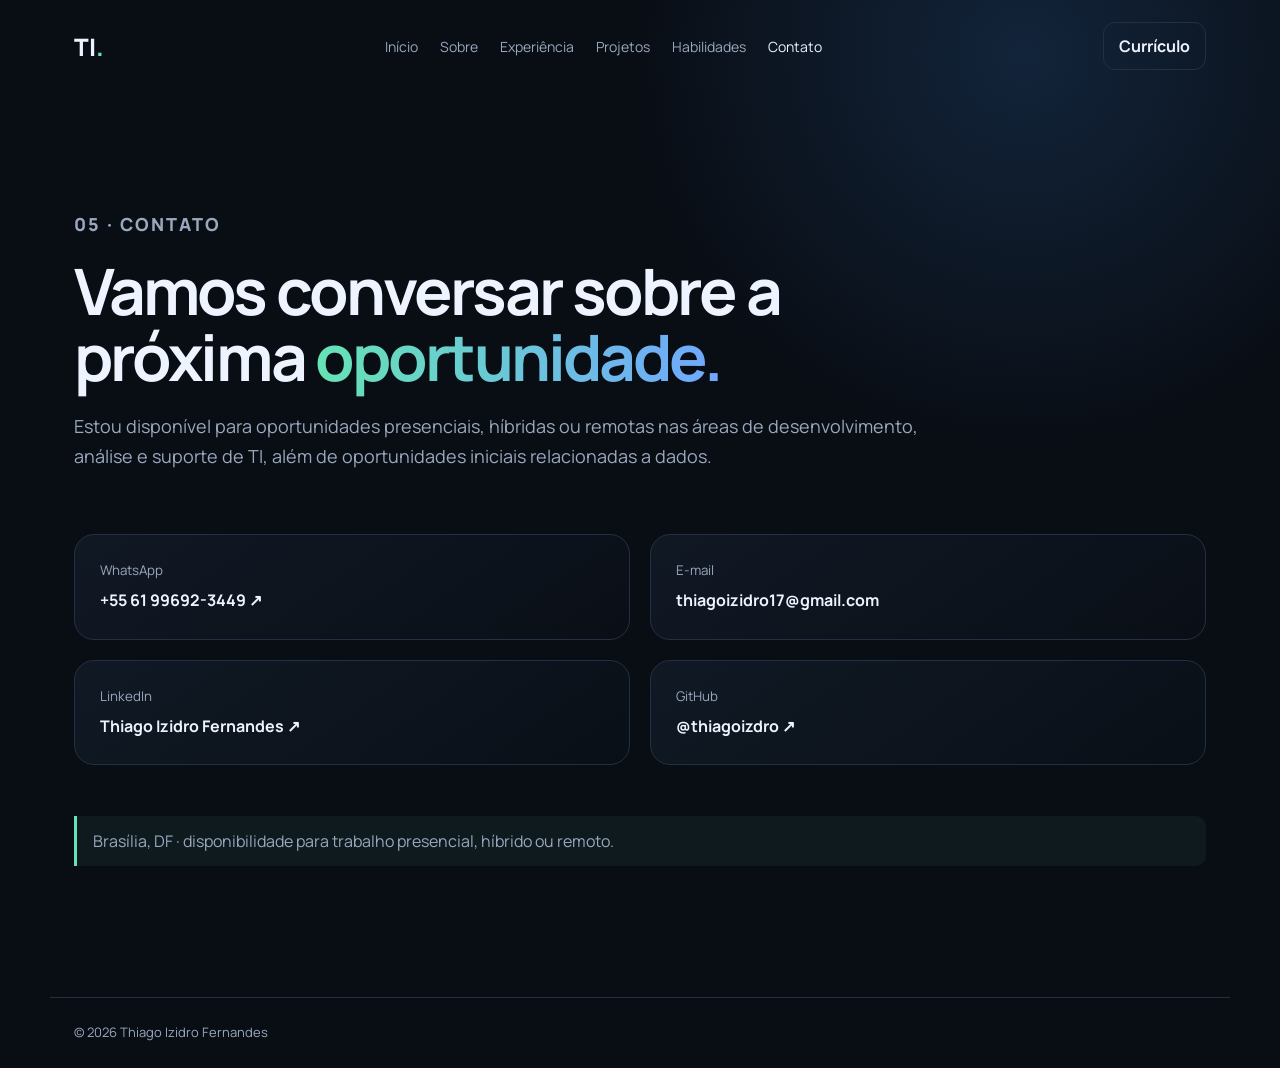
<file: contato.html>
<!DOCTYPE html><html lang="pt-BR"><head><meta charset="UTF-8"><meta name="viewport" content="width=device-width,initial-scale=1"><title>Contato | Thiago Izidro</title><link href="https://fonts.googleapis.com/css2?family=Manrope:wght@400;500;600;700;800&family=IBM+Plex+Mono:wght@400;500&display=swap" rel="stylesheet"><link rel="stylesheet" href="styles.css"></head><body><header class="site-header"><a class="brand" href="index.html">TI<span>.</span></a><nav><a href="index.html">Início</a><a href="sobre.html">Sobre</a><a href="experiencia.html">Experiência</a><a href="projetos.html">Projetos</a><a href="habilidades.html">Habilidades</a><a class="active" href="contato.html">Contato</a></nav><a class="header-cta" href="Curriculo_Thiago_Izidro_Fernandes.pdf" target="_blank">Currículo</a></header><main><section class="page-hero"><p class="eyebrow">05 · Contato</p><h1>Vamos conversar sobre a próxima <span>oportunidade.</span></h1><p>Estou disponível para oportunidades presenciais, híbridas ou remotas nas áreas de desenvolvimento, análise e suporte de TI, além de oportunidades iniciais relacionadas a dados.</p></section><section class="contact-wrap"><a class="contact-card" href="https://wa.me/5561996923449" target="_blank"><small>WhatsApp</small><strong>+55 61 99692-3449 ↗</strong></a><a class="contact-card" href="mailto:thiagoizidro17@gmail.com"><small>E-mail</small><strong>thiagoizidro17@gmail.com</strong></a><a class="contact-card" href="https://www.linkedin.com/in/thiago-izidro-fernandes-196811291" target="_blank"><small>LinkedIn</small><strong>Thiago Izidro Fernandes ↗</strong></a><a class="contact-card" href="https://github.com/thiagoizdro" target="_blank"><small>GitHub</small><strong>@thiagoizdro ↗</strong></a></section><section class="section"><p class="note">Brasília, DF · disponibilidade para trabalho presencial, híbrido ou remoto.</p></section></main><footer class="footer">© 2026 Thiago Izidro Fernandes</footer></body></html>
</file>
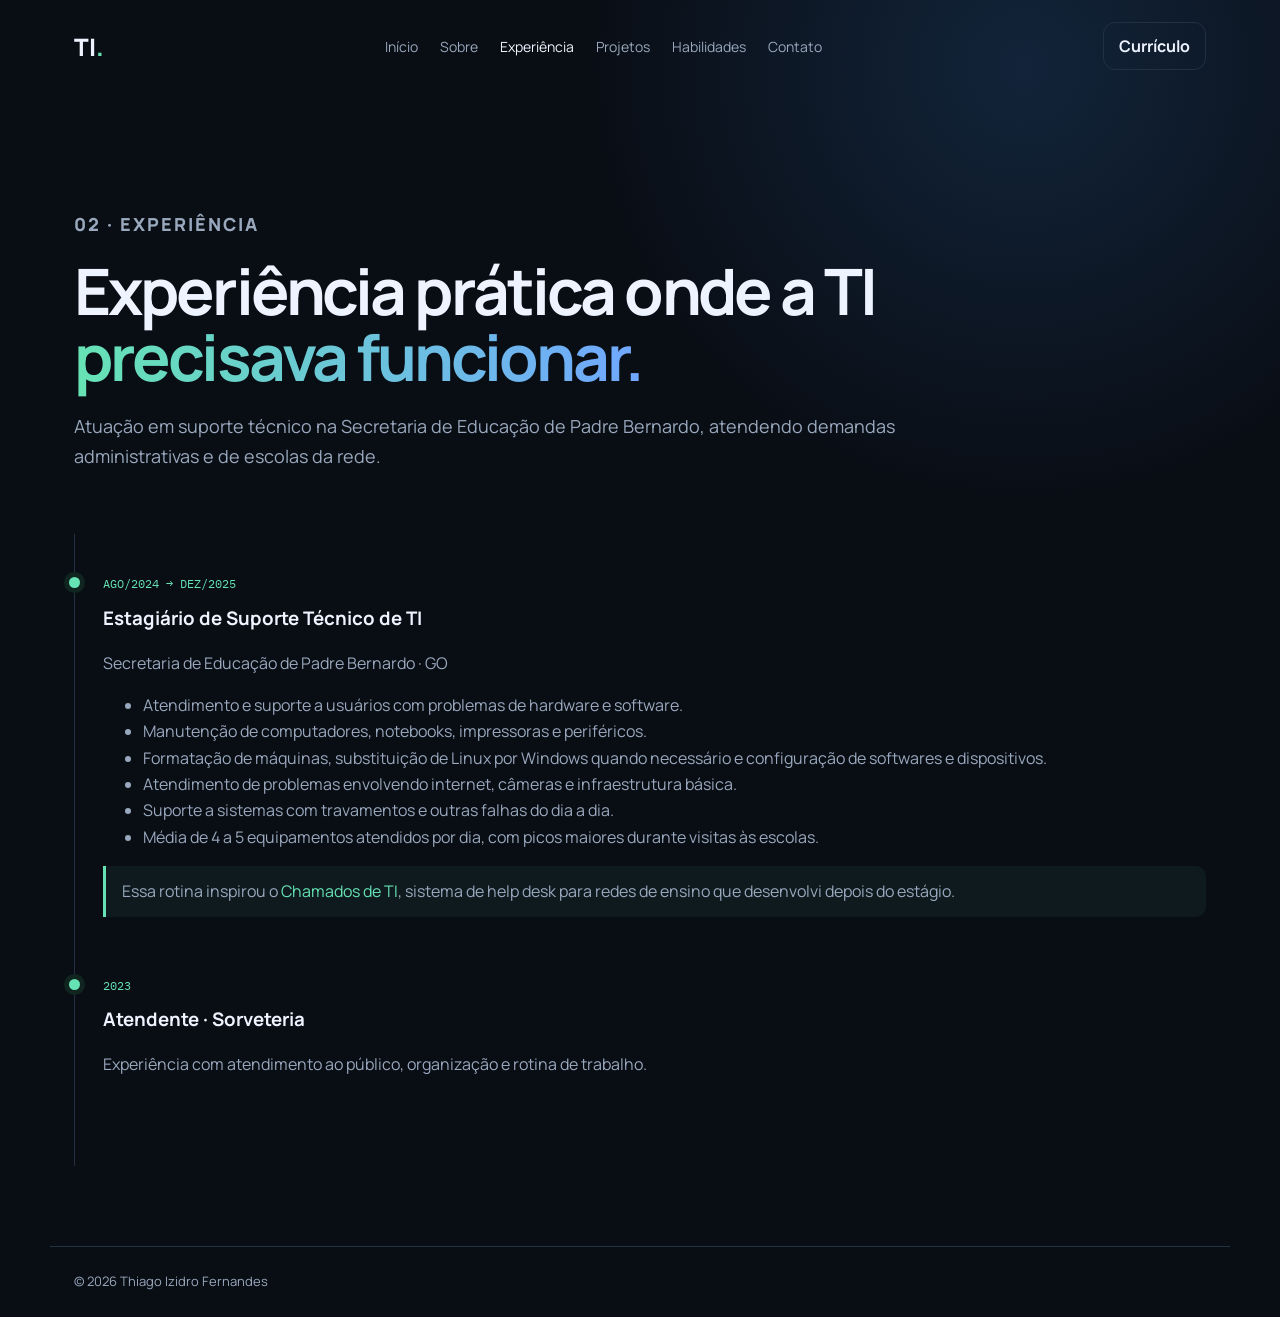
<file: experiencia.html>
<!DOCTYPE html><html lang="pt-BR"><head><meta charset="UTF-8"><meta name="viewport" content="width=device-width,initial-scale=1"><title>Experiência | Thiago Izidro</title><link href="https://fonts.googleapis.com/css2?family=Manrope:wght@400;500;600;700;800&family=IBM+Plex+Mono:wght@400;500&display=swap" rel="stylesheet"><link rel="stylesheet" href="styles.css"></head><body><header class="site-header"><a class="brand" href="index.html">TI<span>.</span></a><nav><a href="index.html">Início</a><a href="sobre.html">Sobre</a><a class="active" href="experiencia.html">Experiência</a><a href="projetos.html">Projetos</a><a href="habilidades.html">Habilidades</a><a href="contato.html">Contato</a></nav><a class="header-cta" href="Curriculo_Thiago_Izidro_Fernandes.pdf" target="_blank">Currículo</a></header><main><section class="page-hero"><p class="eyebrow">02 · Experiência</p><h1>Experiência prática onde a TI <span>precisava funcionar.</span></h1><p>Atuação em suporte técnico na Secretaria de Educação de Padre Bernardo, atendendo demandas administrativas e de escolas da rede.</p></section><section class="section timeline"><article class="timeline-item"><span class="date">AGO/2024 → DEZ/2025</span><h3>Estagiário de Suporte Técnico de TI</h3><p>Secretaria de Educação de Padre Bernardo · GO</p><ul><li>Atendimento e suporte a usuários com problemas de hardware e software.</li><li>Manutenção de computadores, notebooks, impressoras e periféricos.</li><li>Formatação de máquinas, substituição de Linux por Windows quando necessário e configuração de softwares e dispositivos.</li><li>Atendimento de problemas envolvendo internet, câmeras e infraestrutura básica.</li><li>Suporte a sistemas com travamentos e outras falhas do dia a dia.</li><li>Média de 4 a 5 equipamentos atendidos por dia, com picos maiores durante visitas às escolas.</li></ul><p class="note">Essa rotina inspirou o <a class="accent" href="chamados.html">Chamados de TI</a>, sistema de help desk para redes de ensino que desenvolvi depois do estágio.</p></article><article class="timeline-item"><span class="date">2023</span><h3>Atendente · Sorveteria</h3><p>Experiência com atendimento ao público, organização e rotina de trabalho.</p></article></section></main><footer class="footer">© 2026 Thiago Izidro Fernandes</footer></body></html>
</file>
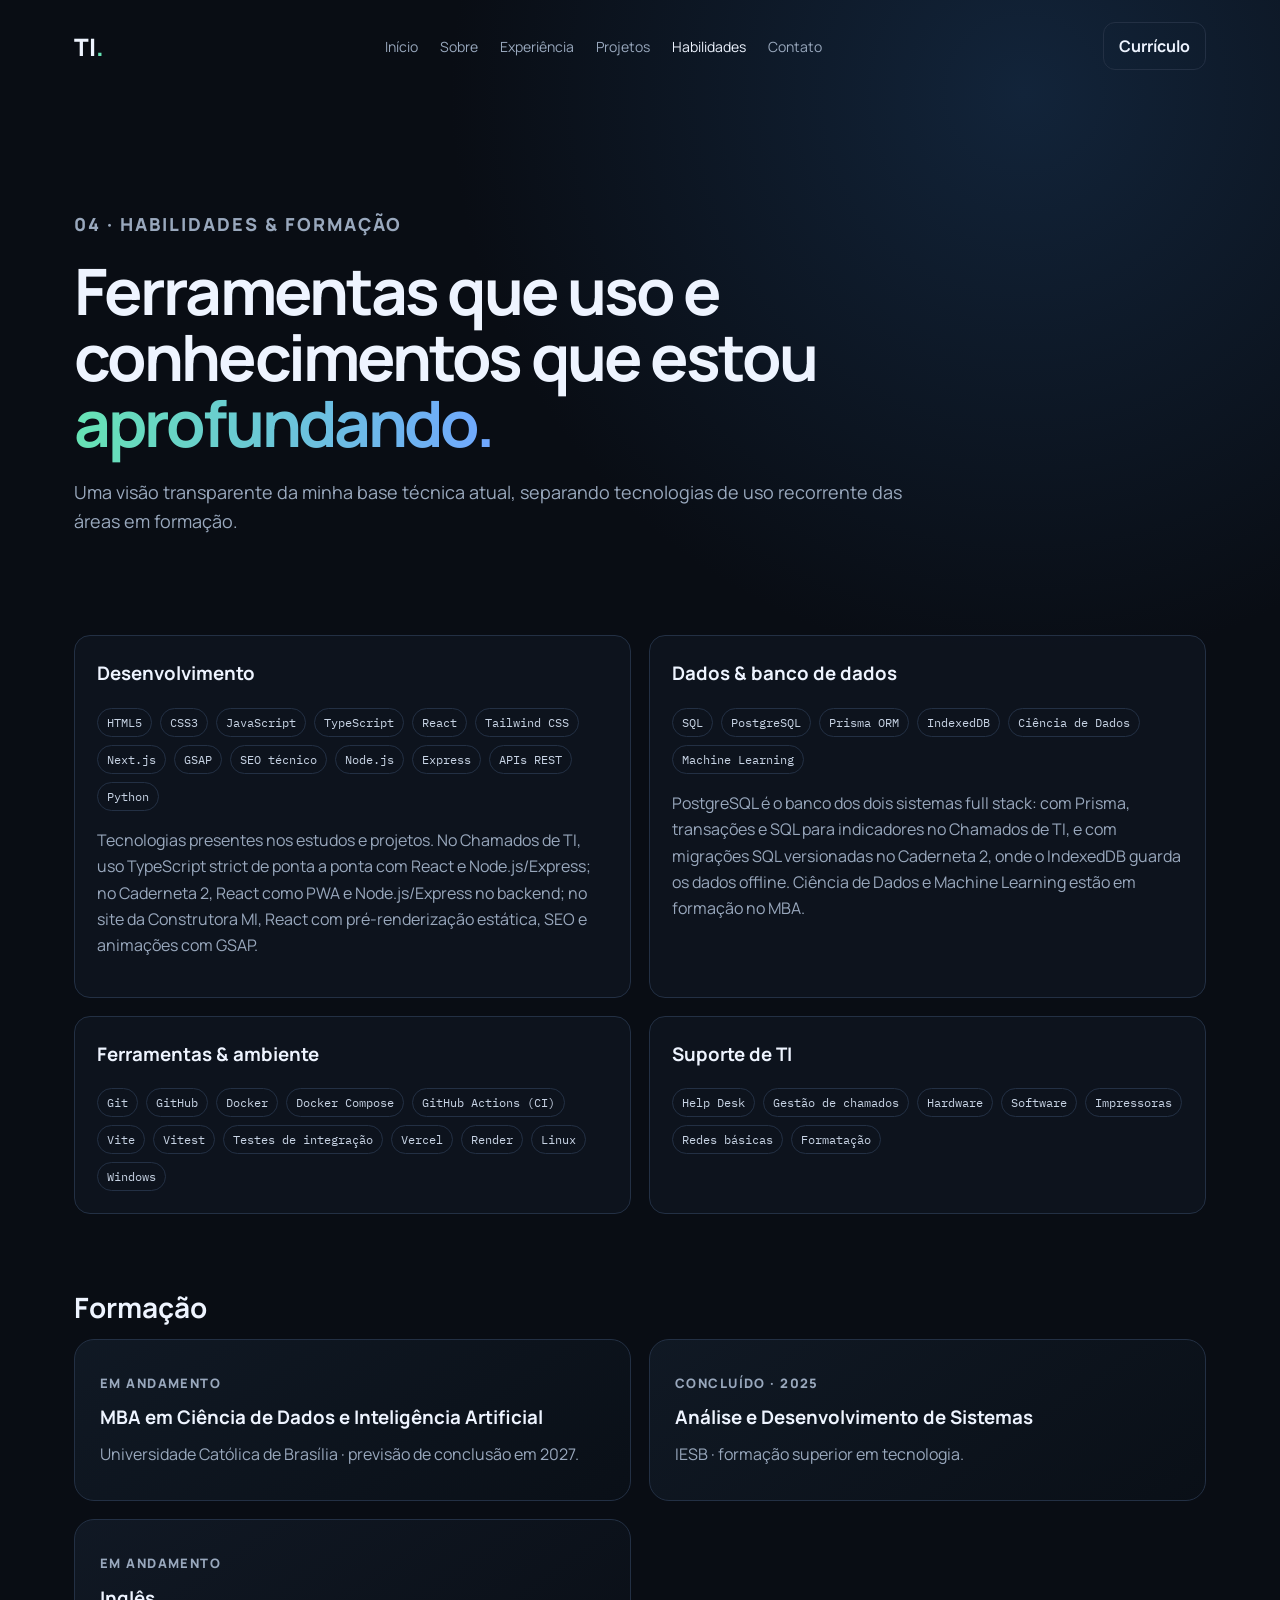
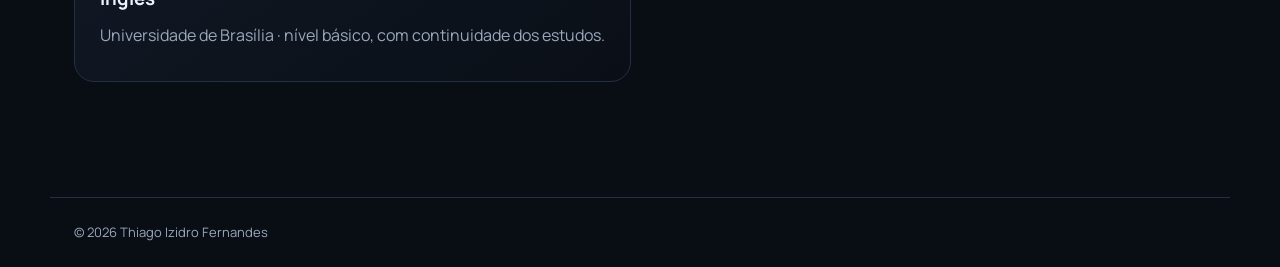
<file: habilidades.html>
<!DOCTYPE html><html lang="pt-BR"><head><meta charset="UTF-8"><meta name="viewport" content="width=device-width,initial-scale=1"><title>Habilidades | Thiago Izidro</title><link href="https://fonts.googleapis.com/css2?family=Manrope:wght@400;500;600;700;800&family=IBM+Plex+Mono:wght@400;500&display=swap" rel="stylesheet"><link rel="stylesheet" href="styles.css"></head><body><header class="site-header"><a class="brand" href="index.html">TI<span>.</span></a><nav><a href="index.html">Início</a><a href="sobre.html">Sobre</a><a href="experiencia.html">Experiência</a><a href="projetos.html">Projetos</a><a class="active" href="habilidades.html">Habilidades</a><a href="contato.html">Contato</a></nav><a class="header-cta" href="Curriculo_Thiago_Izidro_Fernandes.pdf" target="_blank">Currículo</a></header><main><section class="page-hero"><p class="eyebrow">04 · Habilidades & formação</p><h1>Ferramentas que uso e conhecimentos que estou <span>aprofundando.</span></h1><p>Uma visão transparente da minha base técnica atual, separando tecnologias de uso recorrente das áreas em formação.</p></section><section class="section grid-2"><div class="skill-group"><h3>Desenvolvimento</h3><div class="tag-row"><span class="tag">HTML5</span><span class="tag">CSS3</span><span class="tag">JavaScript</span><span class="tag">TypeScript</span><span class="tag">React</span><span class="tag">Tailwind CSS</span><span class="tag">Next.js</span><span class="tag">GSAP</span><span class="tag">SEO técnico</span><span class="tag">Node.js</span><span class="tag">Express</span><span class="tag">APIs REST</span><span class="tag">Python</span></div><p>Tecnologias presentes nos estudos e projetos. No Chamados de TI, uso TypeScript strict de ponta a ponta com React e Node.js/Express; no Caderneta 2, React como PWA e Node.js/Express no backend; no site da Construtora MI, React com pré-renderização estática, SEO e animações com GSAP.</p></div><div class="skill-group"><h3>Dados & banco de dados</h3><div class="tag-row"><span class="tag">SQL</span><span class="tag">PostgreSQL</span><span class="tag">Prisma ORM</span><span class="tag">IndexedDB</span><span class="tag">Ciência de Dados</span><span class="tag">Machine Learning</span></div><p>PostgreSQL é o banco dos dois sistemas full stack: com Prisma, transações e SQL para indicadores no Chamados de TI, e com migrações SQL versionadas no Caderneta 2, onde o IndexedDB guarda os dados offline. Ciência de Dados e Machine Learning estão em formação no MBA.</p></div><div class="skill-group"><h3>Ferramentas & ambiente</h3><div class="tag-row"><span class="tag">Git</span><span class="tag">GitHub</span><span class="tag">Docker</span><span class="tag">Docker Compose</span><span class="tag">GitHub Actions (CI)</span><span class="tag">Vite</span><span class="tag">Vitest</span><span class="tag">Testes de integração</span><span class="tag">Vercel</span><span class="tag">Render</span><span class="tag">Linux</span><span class="tag">Windows</span></div></div><div class="skill-group"><h3>Suporte de TI</h3><div class="tag-row"><span class="tag">Help Desk</span><span class="tag">Gestão de chamados</span><span class="tag">Hardware</span><span class="tag">Software</span><span class="tag">Impressoras</span><span class="tag">Redes básicas</span><span class="tag">Formatação</span></div></div></section><section class="section"><h2 class="section-title">Formação</h2><div class="grid-2"><div class="card"><p class="eyebrow">Em andamento</p><h3>MBA em Ciência de Dados e Inteligência Artificial</h3><p>Universidade Católica de Brasília · previsão de conclusão em 2027.</p></div><div class="card"><p class="eyebrow">Concluído · 2025</p><h3>Análise e Desenvolvimento de Sistemas</h3><p>IESB · formação superior em tecnologia.</p></div><div class="card"><p class="eyebrow">Em andamento</p><h3>Inglês</h3><p>Universidade de Brasília · nível básico, com continuidade dos estudos.</p></div></div></section></main><footer class="footer">© 2026 Thiago Izidro Fernandes</footer></body></html>
</file>
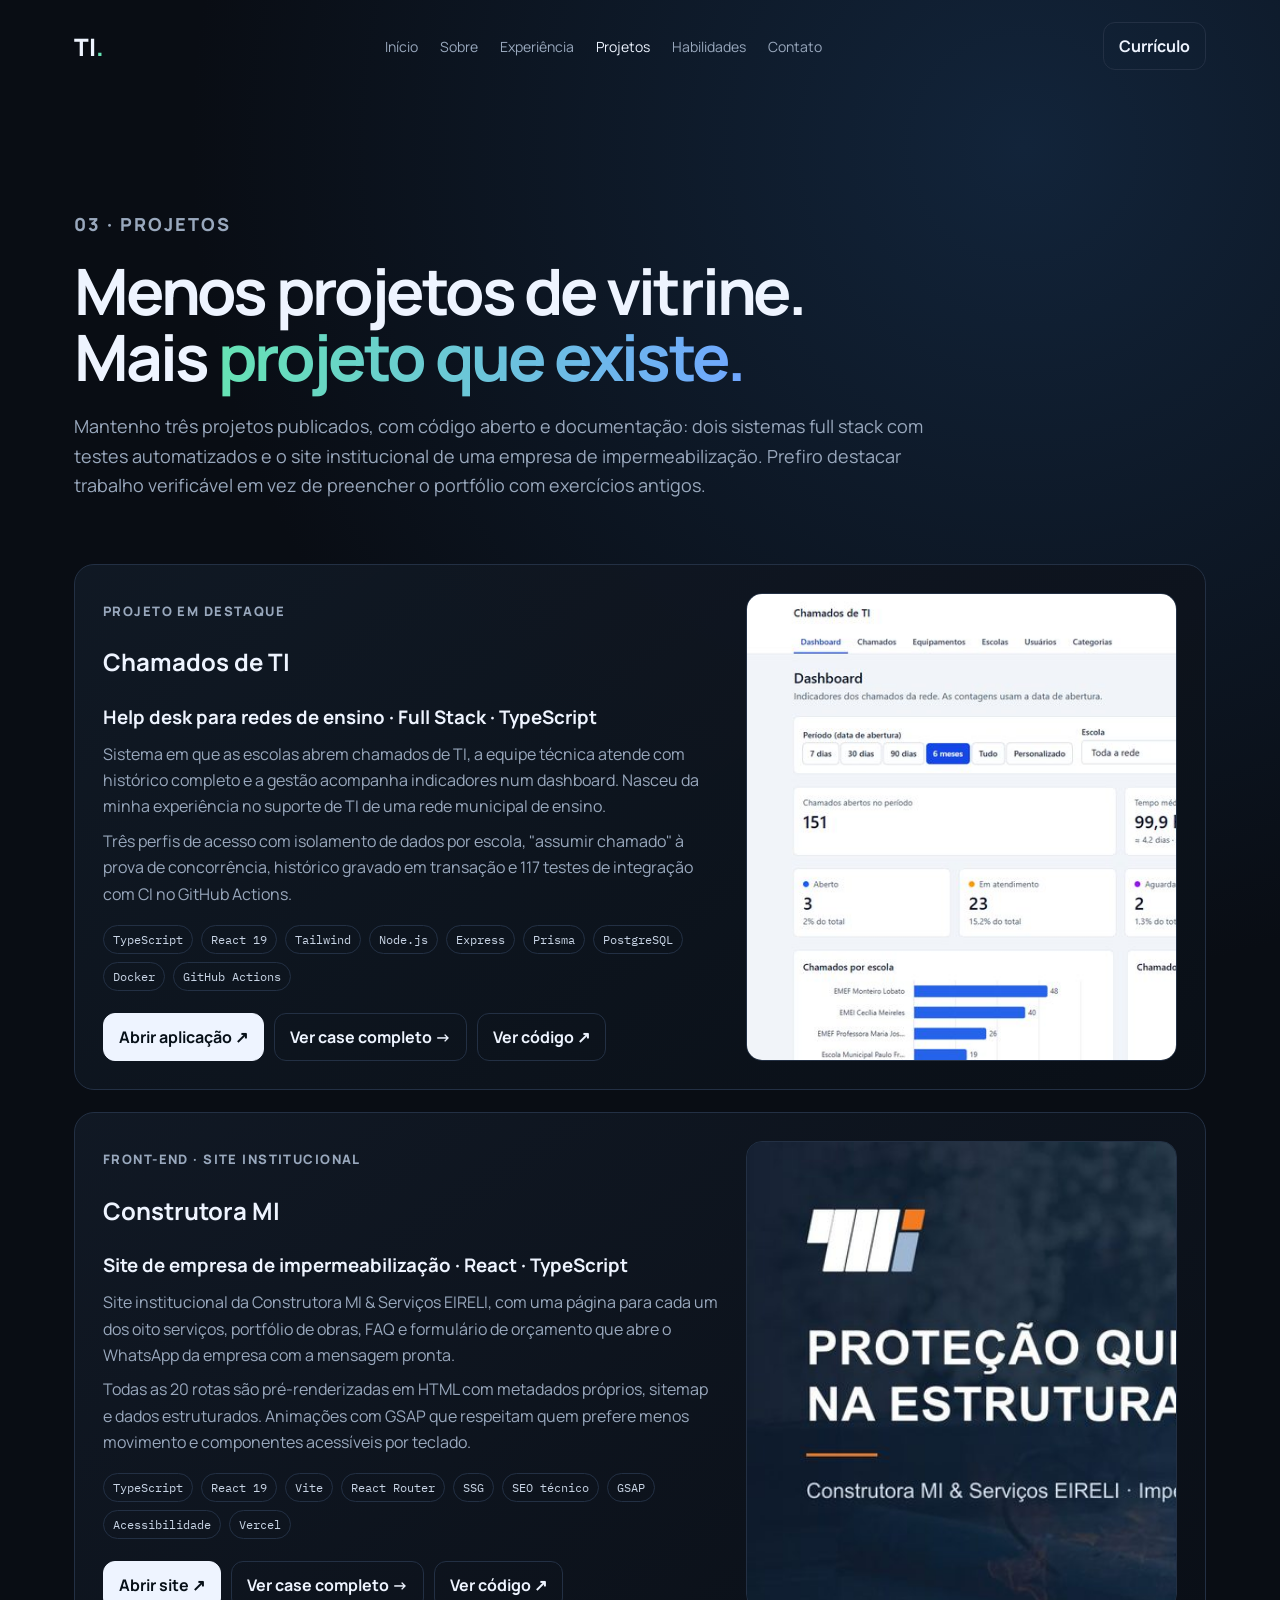
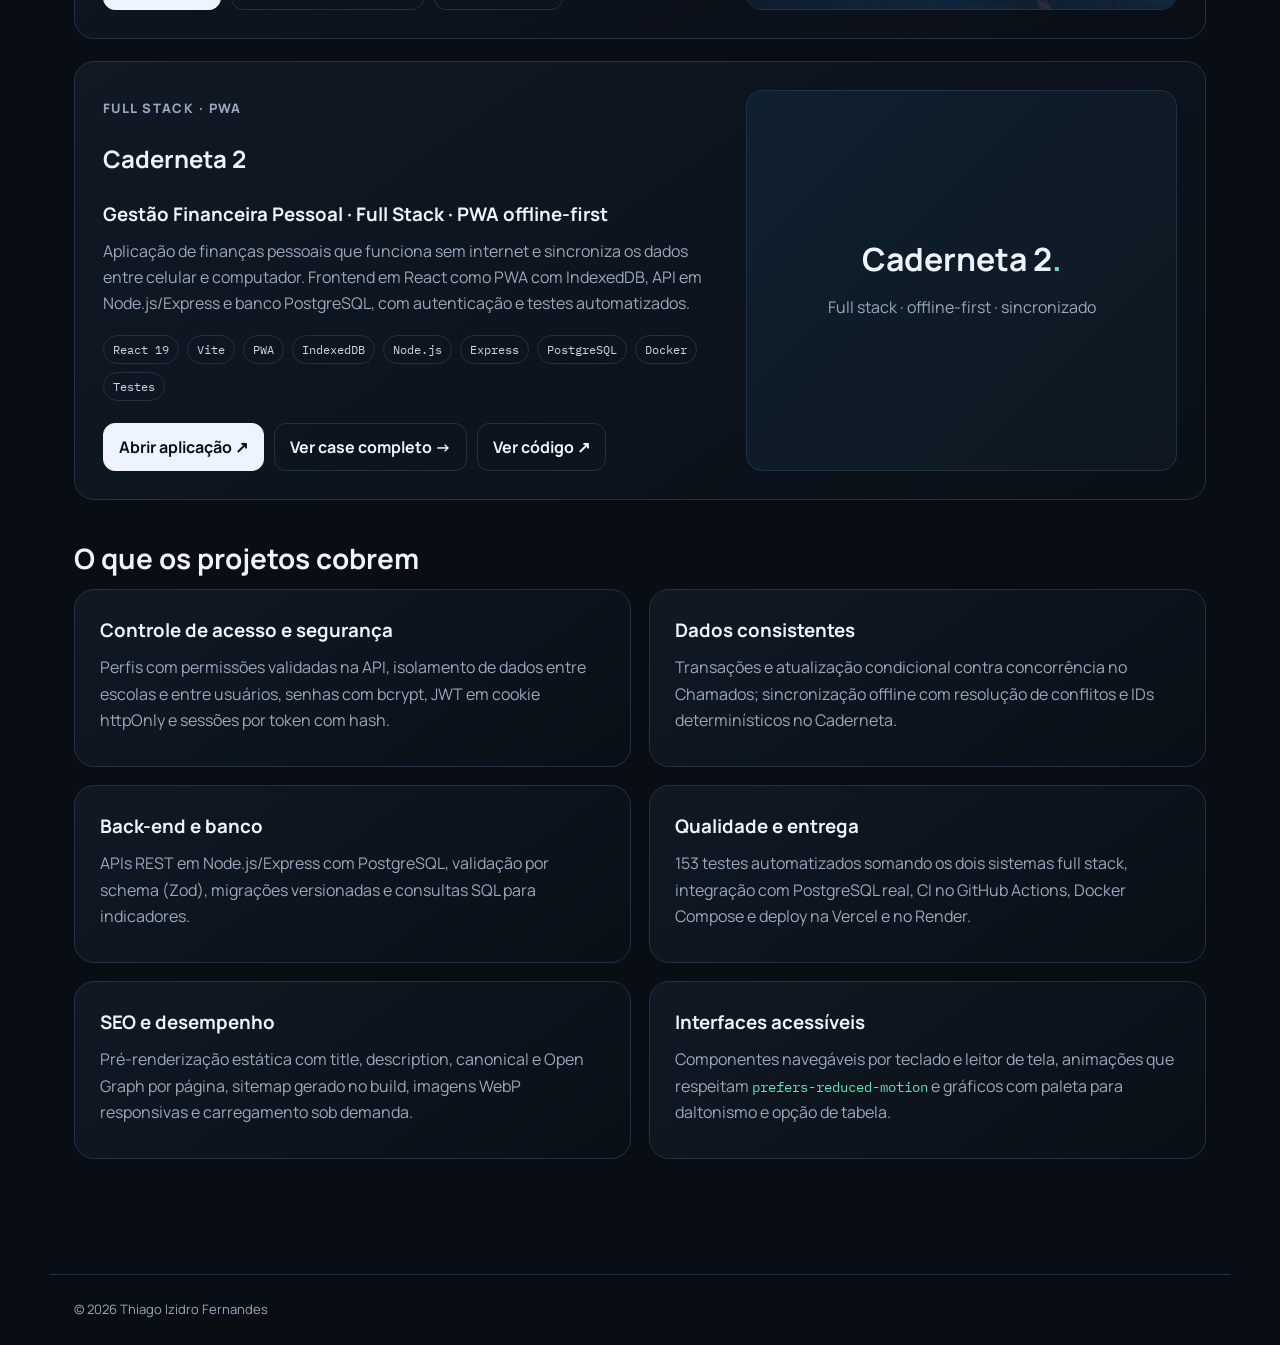
<file: projetos.html>
<!DOCTYPE html><html lang="pt-BR"><head><meta charset="UTF-8"><meta name="viewport" content="width=device-width,initial-scale=1"><meta name="description" content="Projetos de Thiago Izidro Fernandes: Chamados de TI, site da Construtora MI e Caderneta 2."><title>Projetos | Thiago Izidro</title><link href="https://fonts.googleapis.com/css2?family=Manrope:wght@400;500;600;700;800&family=IBM+Plex+Mono:wght@400;500&display=swap" rel="stylesheet"><link rel="stylesheet" href="styles.css"></head><body><header class="site-header"><a class="brand" href="index.html">TI<span>.</span></a><nav><a href="index.html">Início</a><a href="sobre.html">Sobre</a><a href="experiencia.html">Experiência</a><a class="active" href="projetos.html">Projetos</a><a href="habilidades.html">Habilidades</a><a href="contato.html">Contato</a></nav><a class="header-cta" href="Curriculo_Thiago_Izidro_Fernandes.pdf" target="_blank">Currículo</a></header><main><section class="page-hero"><p class="eyebrow">03 · Projetos</p><h1>Menos projetos de vitrine. Mais <span>projeto que existe.</span></h1><p>Mantenho três projetos publicados, com código aberto e documentação: dois sistemas full stack com testes automatizados e o site institucional de uma empresa de impermeabilização. Prefiro destacar trabalho verificável em vez de preencher o portfólio com exercícios antigos.</p></section>
<div class="project-list">
<section class="project-card project-featured"><div><p class="eyebrow">Projeto em destaque</p><h2>Chamados de TI</h2><h3>Help desk para redes de ensino · Full Stack · TypeScript</h3><p>Sistema em que as escolas abrem chamados de TI, a equipe técnica atende com histórico completo e a gestão acompanha indicadores num dashboard. Nasceu da minha experiência no suporte de TI de uma rede municipal de ensino.</p><p>Três perfis de acesso com isolamento de dados por escola, "assumir chamado" à prova de concorrência, histórico gravado em transação e 117 testes de integração com CI no GitHub Actions.</p><div class="tag-row"><span class="tag">TypeScript</span><span class="tag">React 19</span><span class="tag">Tailwind</span><span class="tag">Node.js</span><span class="tag">Express</span><span class="tag">Prisma</span><span class="tag">PostgreSQL</span><span class="tag">Docker</span><span class="tag">GitHub Actions</span></div><div class="project-links"><a class="btn primary" href="https://chamado-ti-web.vercel.app" target="_blank" rel="noopener">Abrir aplicação ↗</a><a class="btn secondary" href="chamados.html">Ver case completo →</a><a class="btn secondary" href="https://github.com/thiagoizdro/Chamado-ti" target="_blank" rel="noopener">Ver código ↗</a></div></div><a class="project-visual project-shot" href="chamados.html" aria-label="Ver o case do Chamados de TI"><img src="img/chamados/dashboard-thumb.jpg" alt="Dashboard do Chamados de TI com indicadores da rede de escolas" width="800" height="500"></a></section>
<section class="project-card project-featured"><div><p class="eyebrow">Front-end · Site institucional</p><h2>Construtora MI</h2><h3>Site de empresa de impermeabilização · React · TypeScript</h3><p>Site institucional da Construtora MI &amp; Serviços EIRELI, com uma página para cada um dos oito serviços, portfólio de obras, FAQ e formulário de orçamento que abre o WhatsApp da empresa com a mensagem pronta.</p><p>Todas as 20 rotas são pré-renderizadas em HTML com metadados próprios, sitemap e dados estruturados. Animações com GSAP que respeitam quem prefere menos movimento e componentes acessíveis por teclado.</p><div class="tag-row"><span class="tag">TypeScript</span><span class="tag">React 19</span><span class="tag">Vite</span><span class="tag">React Router</span><span class="tag">SSG</span><span class="tag">SEO técnico</span><span class="tag">GSAP</span><span class="tag">Acessibilidade</span><span class="tag">Vercel</span></div><div class="project-links"><a class="btn primary" href="https://miconstrutoraempresa.vercel.app/" target="_blank" rel="noopener">Abrir site ↗</a><a class="btn secondary" href="construtora.html">Ver case completo →</a><a class="btn secondary" href="https://github.com/thiagoizdro/Site_Empresa" target="_blank" rel="noopener">Ver código ↗</a></div></div><a class="project-visual project-shot" href="construtora.html" aria-label="Ver o case do site da Construtora MI"><img style="object-position:left center" src="img/construtora/capa-thumb.jpg" alt="Imagem de apresentação do site da Construtora MI" width="800" height="420"></a></section>
<section class="project-card project-featured"><div><p class="eyebrow">Full stack · PWA</p><h2>Caderneta 2</h2><h3>Gestão Financeira Pessoal · Full Stack · PWA offline-first</h3><p>Aplicação de finanças pessoais que funciona sem internet e sincroniza os dados entre celular e computador. Frontend em React como PWA com IndexedDB, API em Node.js/Express e banco PostgreSQL, com autenticação e testes automatizados.</p><div class="tag-row"><span class="tag">React 19</span><span class="tag">Vite</span><span class="tag">PWA</span><span class="tag">IndexedDB</span><span class="tag">Node.js</span><span class="tag">Express</span><span class="tag">PostgreSQL</span><span class="tag">Docker</span><span class="tag">Testes</span></div><div class="project-links"><a class="btn primary" href="https://caderneta-v2.onrender.com/" target="_blank" rel="noopener">Abrir aplicação ↗</a><a class="btn secondary" href="caderneta.html">Ver case completo →</a><a class="btn secondary" href="https://github.com/thiagoizdro/Caderneta_v2" target="_blank" rel="noopener">Ver código ↗</a></div></div><div class="project-visual"><div><strong>Caderneta 2<span class="accent">.</span></strong><p>Full stack · offline-first · sincronizado</p></div></div></section>
</div>
<section class="section"><h2 class="section-title">O que os projetos cobrem</h2><div class="grid-2"><div class="card"><h3>Controle de acesso e segurança</h3><p>Perfis com permissões validadas na API, isolamento de dados entre escolas e entre usuários, senhas com bcrypt, JWT em cookie httpOnly e sessões por token com hash.</p></div><div class="card"><h3>Dados consistentes</h3><p>Transações e atualização condicional contra concorrência no Chamados; sincronização offline com resolução de conflitos e IDs determinísticos no Caderneta.</p></div><div class="card"><h3>Back-end e banco</h3><p>APIs REST em Node.js/Express com PostgreSQL, validação por schema (Zod), migrações versionadas e consultas SQL para indicadores.</p></div><div class="card"><h3>Qualidade e entrega</h3><p>153 testes automatizados somando os dois sistemas full stack, integração com PostgreSQL real, CI no GitHub Actions, Docker Compose e deploy na Vercel e no Render.</p></div><div class="card"><h3>SEO e desempenho</h3><p>Pré-renderização estática com title, description, canonical e Open Graph por página, sitemap gerado no build, imagens WebP responsivas e carregamento sob demanda.</p></div><div class="card"><h3>Interfaces acessíveis</h3><p>Componentes navegáveis por teclado e leitor de tela, animações que respeitam <code>prefers-reduced-motion</code> e gráficos com paleta para daltonismo e opção de tabela.</p></div></div></section></main><footer class="footer">© 2026 Thiago Izidro Fernandes</footer></body></html>
</file>
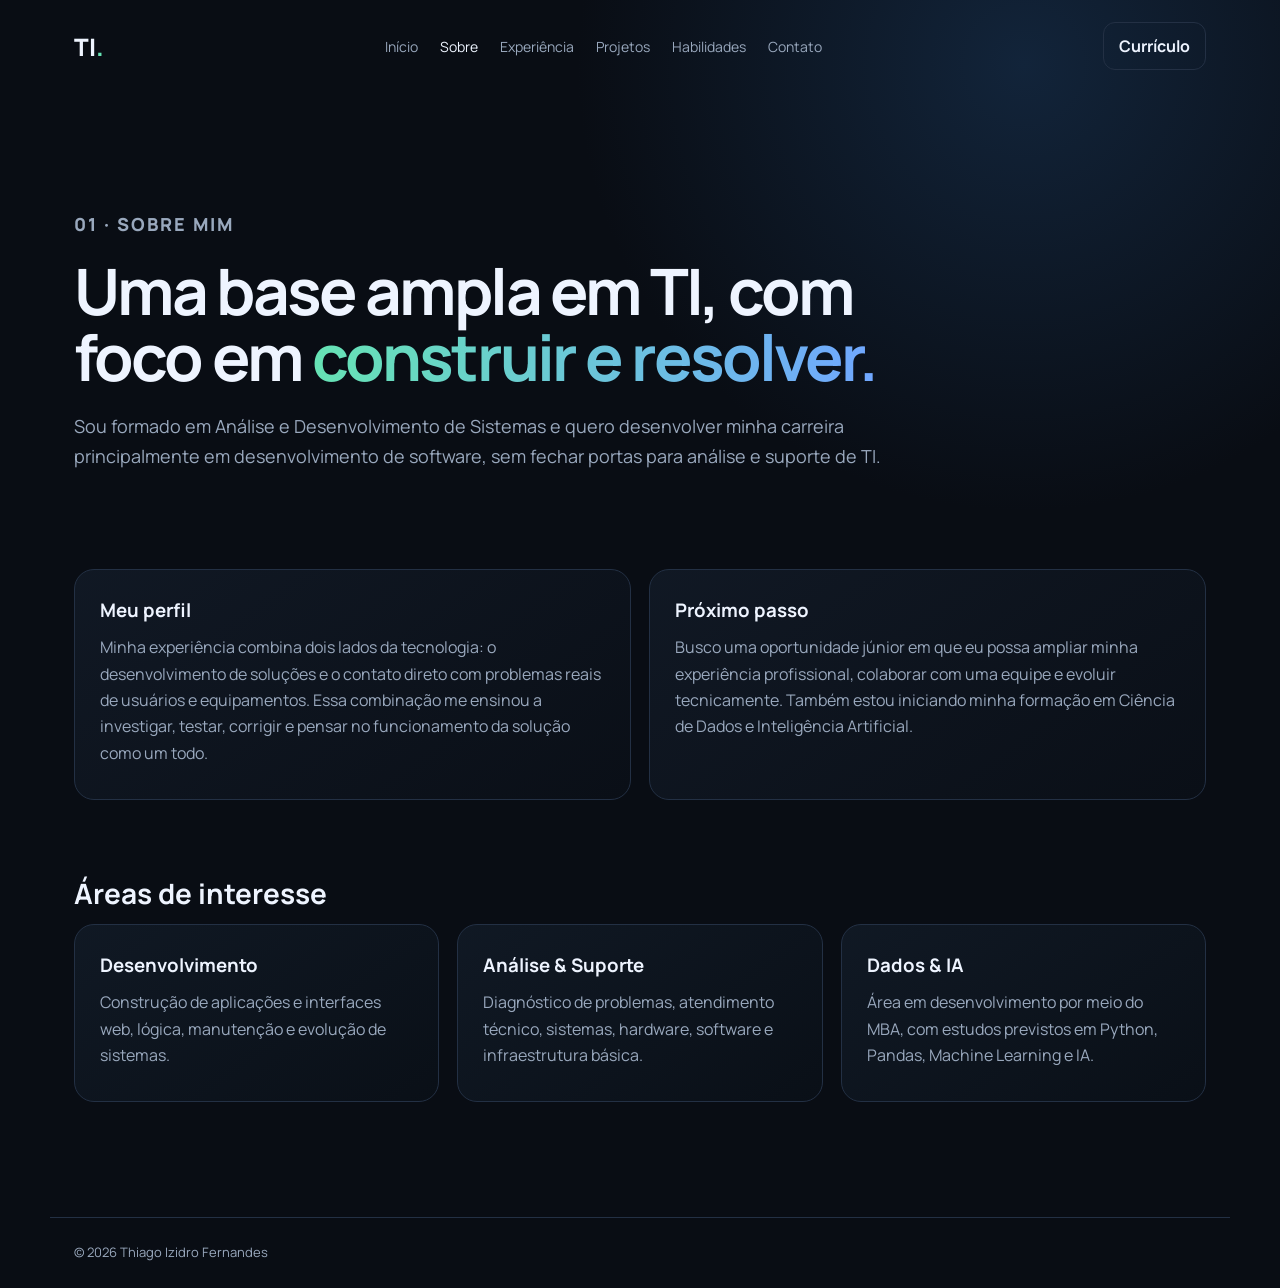
<file: sobre.html>
<!DOCTYPE html><html lang="pt-BR"><head><meta charset="UTF-8"><meta name="viewport" content="width=device-width,initial-scale=1"><title>Sobre | Thiago Izidro</title><link href="https://fonts.googleapis.com/css2?family=Manrope:wght@400;500;600;700;800&family=IBM+Plex+Mono:wght@400;500&display=swap" rel="stylesheet"><link rel="stylesheet" href="styles.css"></head><body><header class="site-header"><a class="brand" href="index.html">TI<span>.</span></a><nav><a href="index.html">Início</a><a class="active" href="sobre.html">Sobre</a><a href="experiencia.html">Experiência</a><a href="projetos.html">Projetos</a><a href="habilidades.html">Habilidades</a><a href="contato.html">Contato</a></nav><a class="header-cta" href="Curriculo_Thiago_Izidro_Fernandes.pdf" target="_blank">Currículo</a></header><main><section class="page-hero"><p class="eyebrow">01 · Sobre mim</p><h1>Uma base ampla em TI, com foco em <span>construir e resolver.</span></h1><p>Sou formado em Análise e Desenvolvimento de Sistemas e quero desenvolver minha carreira principalmente em desenvolvimento de software, sem fechar portas para análise e suporte de TI.</p></section><section class="section grid-2"><article class="card"><h3>Meu perfil</h3><p>Minha experiência combina dois lados da tecnologia: o desenvolvimento de soluções e o contato direto com problemas reais de usuários e equipamentos. Essa combinação me ensinou a investigar, testar, corrigir e pensar no funcionamento da solução como um todo.</p></article><article class="card"><h3>Próximo passo</h3><p>Busco uma oportunidade júnior em que eu possa ampliar minha experiência profissional, colaborar com uma equipe e evoluir tecnicamente. Também estou iniciando minha formação em Ciência de Dados e Inteligência Artificial.</p></article></section><section class="section"><h2 class="section-title">Áreas de interesse</h2><div class="grid-3"><div class="card"><h3>Desenvolvimento</h3><p>Construção de aplicações e interfaces web, lógica, manutenção e evolução de sistemas.</p></div><div class="card"><h3>Análise & Suporte</h3><p>Diagnóstico de problemas, atendimento técnico, sistemas, hardware, software e infraestrutura básica.</p></div><div class="card"><h3>Dados & IA</h3><p>Área em desenvolvimento por meio do MBA, com estudos previstos em Python, Pandas, Machine Learning e IA.</p></div></div></section></main><footer class="footer">© 2026 Thiago Izidro Fernandes</footer></body></html>
</file>
<file: styles.css>
:root{--bg:#090d14;--panel:#101722;--panel2:#0d131d;--text:#eef4ff;--muted:#99a8bd;--line:#233044;--accent:#66e3b4;--accent2:#70a7ff;--max:1180px}*{box-sizing:border-box}html{scroll-behavior:smooth}body{margin:0;background:radial-gradient(circle at 80% 5%,#12243a 0,transparent 28%),var(--bg);color:var(--text);font-family:Manrope,Arial,sans-serif;line-height:1.65}a{color:inherit;text-decoration:none}.site-header{max-width:var(--max);margin:auto;padding:22px 24px;display:flex;align-items:center;justify-content:space-between;gap:24px}.brand{font:800 24px Manrope}.brand span,.accent{color:var(--accent)}nav{display:flex;gap:22px;flex-wrap:wrap}nav a{font-size:14px;color:var(--muted)}nav a:hover,nav a.active{color:var(--text)}.header-cta,.btn{border:1px solid var(--line);border-radius:12px;padding:10px 15px;font-weight:700}.header-cta:hover,.btn:hover{border-color:var(--accent)}main{max-width:var(--max);margin:auto;padding:30px 24px 80px}.hero{min-height:72vh;display:grid;grid-template-columns:1.15fr .85fr;gap:60px;align-items:center}.eyebrow{font-size:13px;text-transform:uppercase;letter-spacing:.11em;color:var(--accent);font-weight:800}.status-dot{display:inline-block;width:8px;height:8px;border-radius:50%;background:var(--accent);margin-right:8px;box-shadow:0 0 15px var(--accent)}h1{font-size:clamp(42px,6vw,76px);line-height:1.03;letter-spacing:-.045em;margin:18px 0 22px}h1 span{background:linear-gradient(90deg,var(--accent),var(--accent2));-webkit-background-clip:text;color:transparent}.intro{max-width:720px;color:var(--muted);font-size:18px}.hero-actions{display:flex;gap:12px;flex-wrap:wrap;margin:30px 0}.btn.primary{background:var(--text);color:#071018;border-color:var(--text)}.quick-facts{display:flex;gap:34px;border-top:1px solid var(--line);padding-top:24px;margin-top:30px}.quick-facts div{display:flex;flex-direction:column}.quick-facts strong{font-size:20px}.quick-facts span{color:var(--muted);font-size:12px}.code-card,.card,.project-card,.contact-card{background:linear-gradient(145deg,rgba(17,25,37,.95),rgba(10,15,23,.96));border:1px solid var(--line);border-radius:20px}.code-card{padding:0;overflow:hidden;box-shadow:0 30px 80px rgba(0,0,0,.25)}.code-top{height:46px;border-bottom:1px solid var(--line);display:flex;align-items:center;gap:7px;padding:0 16px}.code-top span{width:9px;height:9px;border-radius:50%;background:#3b4656}.code-top small{margin-left:auto;color:var(--muted);font-family:'IBM Plex Mono'}.code-card pre{padding:24px;margin:0;overflow:auto;font:14px/1.8 'IBM Plex Mono',monospace}.key{color:var(--accent2)}.value{color:var(--accent)}.muted{color:#a9b3c2}.terminal-line{border-top:1px solid var(--line);padding:14px 20px;color:var(--muted);font:12px 'IBM Plex Mono'}.terminal-line>span{color:var(--accent)}.page-hero{padding:70px 0 45px;max-width:850px}.page-hero h1{font-size:clamp(42px,5vw,66px)}.page-hero p{font-size:18px;color:var(--muted)}.section{padding:35px 0}.section-title{font-size:28px;margin:0 0 8px}.section-lead{color:var(--muted);max-width:780px;margin:0 0 28px}.grid-2{display:grid;grid-template-columns:repeat(2,1fr);gap:18px}.grid-3{display:grid;grid-template-columns:repeat(3,1fr);gap:18px}.card{padding:25px}.card h3,.project-card h3{margin:0 0 8px}.card p,.project-card p{color:var(--muted);margin:8px 0}.tag-row{display:flex;flex-wrap:wrap;gap:8px;margin-top:18px}.tag{font:12px 'IBM Plex Mono';border:1px solid var(--line);padding:6px 9px;border-radius:999px;color:#c8d4e5}.timeline{border-left:1px solid var(--line);padding-left:28px}.timeline-item{position:relative;padding:0 0 38px}.timeline-item:before{content:'';position:absolute;left:-34px;top:8px;width:11px;height:11px;border-radius:50%;background:var(--accent);box-shadow:0 0 0 5px #10251f}.timeline-item .date{font:12px 'IBM Plex Mono';color:var(--accent)}.timeline-item h3{margin:7px 0}.timeline-item p,.timeline-item li{color:var(--muted)}.project-card{padding:28px}.project-featured{display:grid;grid-template-columns:1fr .7fr;gap:28px}.project-visual{border:1px solid var(--line);border-radius:16px;min-height:280px;background:linear-gradient(135deg,#0f2030,#0e171f);display:flex;align-items:center;justify-content:center;text-align:center;padding:25px}.project-visual strong{font-size:32px}.project-links{display:flex;gap:10px;flex-wrap:wrap;margin-top:22px}.skill-group{padding:22px;border:1px solid var(--line);border-radius:16px;background:rgba(15,22,33,.7)}.skill-group h3{margin-top:0}.skill-group p{color:var(--muted)}.contact-wrap{display:grid;grid-template-columns:1fr 1fr;gap:20px}.contact-card{padding:25px}.contact-card small{display:block;color:var(--muted);margin-bottom:5px}.contact-card strong{word-break:break-word}.footer{max-width:var(--max);margin:auto;border-top:1px solid var(--line);padding:24px;color:var(--muted);font-size:13px}.note{border-left:3px solid var(--accent);padding:12px 16px;background:rgba(102,227,180,.06);color:var(--muted);border-radius:0 10px 10px 0}@media(max-width:850px){.site-header{align-items:flex-start}.site-header nav{display:none}.hero,.project-featured,.grid-2,.grid-3,.contact-wrap{grid-template-columns:1fr}.hero{padding:40px 0;gap:35px}.quick-facts{gap:18px;flex-wrap:wrap}h1{font-size:45px}.page-hero{padding-top:40px}}
/* Case Caderneta */
.case-hero{max-width:920px}.case-hero h1 span{color:var(--accent);-webkit-text-fill-color:var(--accent)}.case-summary{display:grid;grid-template-columns:repeat(4,1fr);border:1px solid var(--line);border-radius:18px;overflow:hidden;margin:0 0 38px;background:rgba(15,22,33,.7)}.metric{padding:22px;border-right:1px solid var(--line)}.metric:last-child{border-right:0}.metric small{display:block;color:var(--muted);font:11px 'IBM Plex Mono';text-transform:uppercase;letter-spacing:.08em;margin-bottom:6px}.metric strong{font-size:18px}.feature-grid{display:grid;grid-template-columns:repeat(3,1fr);gap:16px}.feature{border:1px solid var(--line);border-radius:18px;padding:23px;background:linear-gradient(145deg,rgba(17,25,37,.95),rgba(10,15,23,.96));transition:transform .2s ease,border-color .2s ease}.feature:hover{transform:translateY(-3px);border-color:#3d526d}.feature>span{font:11px 'IBM Plex Mono';color:var(--accent)}.feature h3{margin:14px 0 8px}.feature p{color:var(--muted);margin:0}.architecture{display:grid;grid-template-columns:1fr auto 1fr auto 1fr;gap:12px;align-items:stretch;margin:25px 0}.arch-node{border:1px solid var(--line);border-radius:16px;padding:22px;background:rgba(15,22,33,.7)}.arch-node small{display:block;color:var(--accent);font:11px 'IBM Plex Mono';text-transform:uppercase}.arch-node strong{display:block;font-size:18px;margin:7px 0}.arch-node p{color:var(--muted);margin:0;font-size:14px}.arch-arrow{display:flex;align-items:center;color:var(--accent);font-size:24px}.tech-detail{margin-top:16px}.card code{font-family:'IBM Plex Mono';font-size:.9em;color:var(--accent)}.case-cta{margin-top:45px;padding:32px;border:1px solid var(--line);border-radius:20px;background:radial-gradient(circle at 90% 20%,rgba(112,167,255,.12),transparent 35%),linear-gradient(145deg,rgba(17,25,37,.95),rgba(10,15,23,.96));display:flex;align-items:center;justify-content:space-between;gap:30px}.case-cta h2{margin:4px 0}.case-cta p{color:var(--muted);margin:4px 0}@media(max-width:850px){.case-summary{grid-template-columns:repeat(2,1fr)}.metric:nth-child(2){border-right:0}.metric:nth-child(-n+2){border-bottom:1px solid var(--line)}.feature-grid{grid-template-columns:1fr}.architecture{grid-template-columns:1fr}.arch-arrow{transform:rotate(90deg);justify-content:center;height:20px}.case-cta{align-items:flex-start;flex-direction:column}}
/* Case Chamados de TI */
.section-lead code,.inline-code{font-family:'IBM Plex Mono';font-size:.9em;color:var(--accent)}
.status-flow{display:grid;grid-template-columns:1fr auto 1fr auto 1fr;grid-template-areas:'s1 a1 s2 a2 s4' '. . br . .' '. . s3 . .';gap:10px;align-items:stretch;margin-top:22px}.s1{grid-area:s1}.a1{grid-area:a1}.s2{grid-area:s2}.a2{grid-area:a2}.s4{grid-area:s4}.s3{grid-area:s3}.status-branch{grid-area:br;text-align:center;color:var(--accent);font-size:20px;line-height:1}
.status-step{border:1px solid var(--line);border-radius:16px;padding:18px;background:rgba(15,22,33,.7)}
.status-step small{font:11px 'IBM Plex Mono';color:var(--muted)}
.status-step strong{display:block;margin:4px 0 6px;font-size:17px}
.status-step p{margin:0;color:var(--muted);font-size:14px;line-height:1.5}
.status-step.done{border-color:rgba(102,227,180,.55);background:rgba(102,227,180,.07)}
.status-step.done strong{color:var(--accent)}
.status-arrow{display:flex;align-items:center;color:var(--accent);font-size:20px}
.shot-grid{display:grid;grid-template-columns:repeat(3,1fr);gap:16px}
.shot{display:block;border:1px solid var(--line);border-radius:16px;overflow:hidden;background:rgba(15,22,33,.7)}
.shot:hover,.shot:focus-visible{border-color:var(--accent)}
.shot img{display:block;width:100%;height:auto;aspect-ratio:8/5;object-fit:cover;object-position:top;border-bottom:1px solid var(--line)}
.shot span{display:block;padding:14px 16px;color:var(--muted);font-size:14px;line-height:1.5}
.shot strong{display:block;color:var(--text);font-size:15px;margin-bottom:2px}
.login-table{border:1px solid var(--line);border-radius:16px;overflow:hidden;margin-bottom:18px;background:rgba(15,22,33,.7)}
.login-row{display:grid;grid-template-columns:.6fr 1.3fr 1.6fr;gap:16px;padding:14px 20px;border-top:1px solid var(--line);align-items:center}
.login-row.head{border-top:0;font:11px 'IBM Plex Mono';text-transform:uppercase;letter-spacing:.08em;color:var(--muted)}
.login-row span{color:var(--muted)}.login-row span:first-child{color:var(--text);font-weight:700}
.login-row code{font:13px 'IBM Plex Mono';color:var(--accent);word-break:break-all}
.project-shot{padding:0;overflow:hidden;align-items:stretch}
.project-shot img{display:block;width:100%;height:100%;object-fit:cover;object-position:top left}
.project-list{display:grid;gap:22px}
a:focus-visible,.btn:focus-visible{outline:2px solid var(--accent);outline-offset:3px}
@media(max-width:850px){.status-flow{grid-template-columns:1.2fr auto 1fr;grid-template-areas:'s1 . .' 'a1 . .' 's2 br s3' 'a2 . .' 's4 . .'}.status-arrow{transform:rotate(90deg);justify-content:center;height:18px}.status-branch{transform:rotate(90deg);align-self:center}.shot-grid{grid-template-columns:1fr}.login-row{grid-template-columns:1fr;gap:4px}.login-row.head{display:none}}
@media(min-width:851px) and (max-width:1100px){.shot-grid{grid-template-columns:repeat(2,1fr)}}
.case-cover{display:block;border:1px solid var(--line);border-radius:18px;overflow:hidden;margin:0 0 38px}.case-cover img{display:block;width:100%;height:auto}.status-list{margin:0;padding-left:18px;color:var(--muted)}.status-list li{margin:4px 0}
</file>
